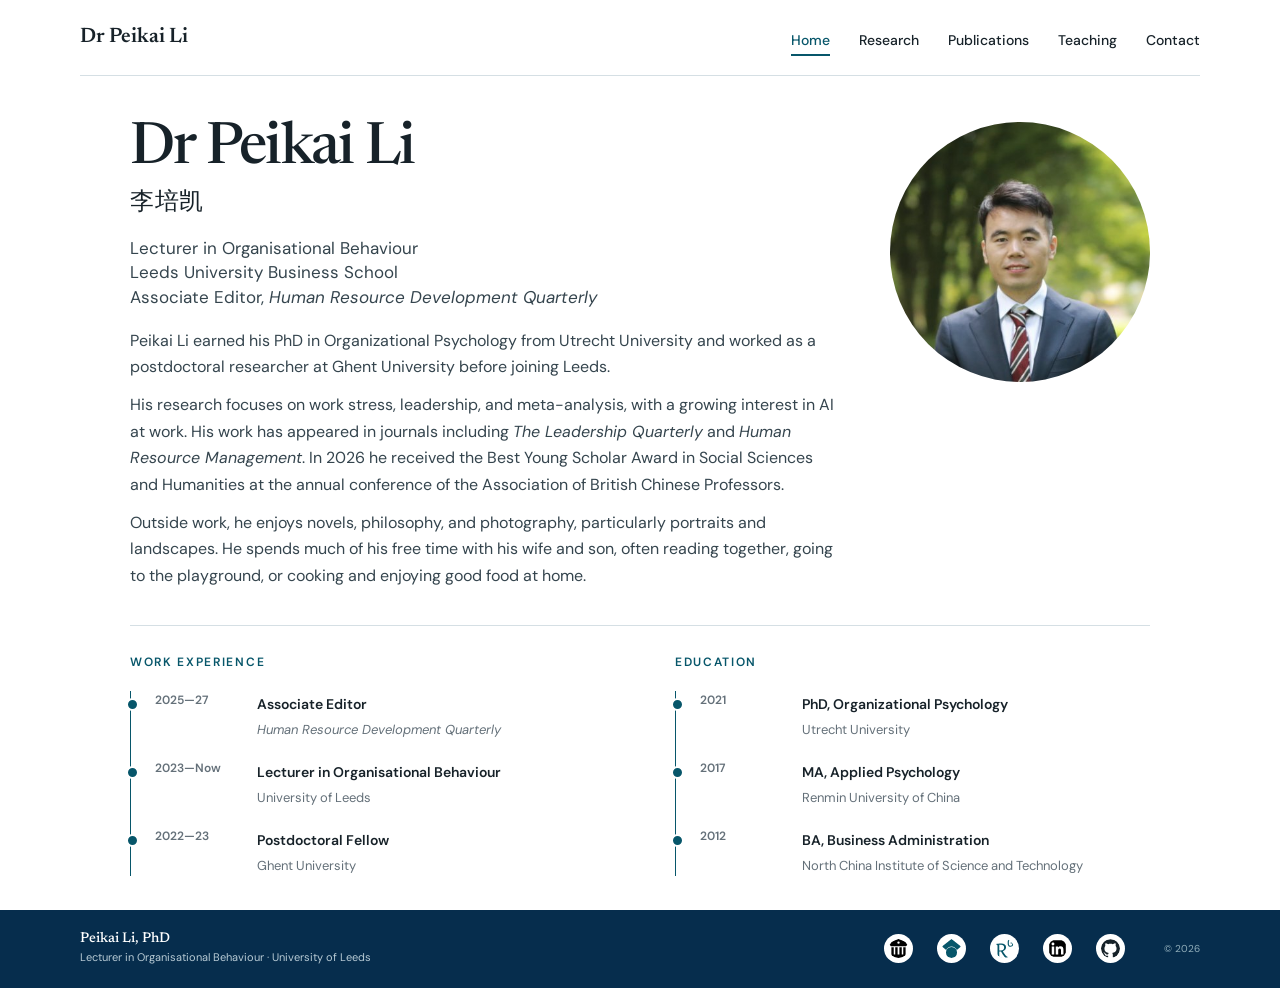
<file: index.html>
<!doctype html>
<html lang="en">
<head>
  <meta charset="utf-8"><meta name="viewport" content="width=device-width,initial-scale=1">
  <meta name="description" content="Dr Peikai Li researches leadership, work stress, AI at work, and evidence synthesis at Leeds University Business School.">
  <meta name="robots" content="index, follow"><link rel="canonical" href="https://www.peikaili.com/">
  <title>Peikai Li | Organisational Behaviour Researcher, University of Leeds</title>
  <link rel="icon" href="assets/favicon.svg" type="image/svg+xml"><link rel="icon" href="assets/favicon.png" type="image/png"><link rel="apple-touch-icon" href="assets/favicon.png"><meta property="og:type" content="website"><meta property="og:site_name" content="Dr Peikai Li"><meta property="og:title" content="Peikai Li | Organisational Behaviour Researcher, University of Leeds"><meta property="og:description" content="Dr Peikai Li researches leadership, work stress, AI at work, and evidence synthesis at Leeds University Business School."><meta property="og:url" content="https://www.peikaili.com/"><meta property="og:image" content="https://www.peikaili.com/profile.jpg"><meta property="og:image:width" content="400"><meta property="og:image:height" content="400"><meta property="og:image:alt" content="Portrait of Dr Peikai Li"><meta name="twitter:card" content="summary"><link rel="preconnect" href="https://fonts.googleapis.com"><link rel="preconnect" href="https://fonts.gstatic.com" crossorigin>
  <link href="https://fonts.googleapis.com/css2?family=DM+Sans:wght@400;500;600&family=Newsreader:opsz,wght@6..72,500;6..72,600&display=swap" rel="stylesheet">
  <link rel="stylesheet" href="styles.css?v=8">
  <script type="application/ld+json">{"@context":"https://schema.org","@type":"Person","name":"Peikai Li","honorificPrefix":"Dr","jobTitle":"Lecturer in Organisational Behaviour","affiliation":{"@type":"CollegeOrUniversity","name":"University of Leeds"},"url":"https://www.peikaili.com/","sameAs":["https://business.leeds.ac.uk/departments-management-organisations/staff/2081/dr-peikai-li","https://scholar.google.nl/citations?hl=en&user=7ez94Y8AAAAJ","https://www.researchgate.net/profile/Peikai-Li","https://www.linkedin.com/in/peikai-li-b8738012b/","https://github.com/dr-Peikai-Li","https://orcid.org/0000-0003-3877-0388"]}</script>
</head>
<body class="simple-home">
  <a class="skip-link" href="#main">Skip to content</a>
  <header class="site-header">
    <a class="site-name" href="./">Dr Peikai Li</a>
    <nav aria-label="Main navigation">
      <a class="active" aria-current="page" href="./">Home</a><a href="research.html">Research</a><a href="publications.html">Publications</a><a href="teaching.html">Teaching</a><a href="contact.html">Contact</a>
    </nav>
    
  </header>

  <main id="main" class="home-main">
    <section class="home-hero" aria-labelledby="home-title">
      <div class="home-copy">
        <h1 id="home-title">Dr Peikai Li <span lang="zh">李培凯</span></h1>
        <p class="role">Lecturer in Organisational Behaviour<br>Leeds University Business School<br>Associate Editor, <em>Human Resource Development Quarterly</em></p>
        <div class="profile-bio">
          <p>Peikai Li earned his PhD in Organizational Psychology from Utrecht University and worked as a postdoctoral researcher at Ghent University before joining Leeds.</p>
          <p>His research focuses on work stress, leadership, and meta-analysis, with a growing interest in AI at work. His work has appeared in journals including <em>The Leadership Quarterly</em> and <em>Human Resource Management</em>. In 2026 he received the Best Young Scholar Award in Social Sciences and Humanities at the annual conference of the Association of British Chinese Professors.</p>
          <p>Outside work, he enjoys novels, philosophy, and photography, particularly portraits and landscapes. He spends much of his free time with his wife and son, often reading together, going to the playground, or cooking and enjoying good food at home.</p>
        </div>
      </div>
      <figure class="portrait-wrap">
        <img src="profile.jpg" alt="Portrait of Dr Peikai Li" width="400" height="400">
      </figure>
    </section>
    <section class="home-details" aria-label="Experience and education">
      <div class="timeline-group">
        <h2 class="section-label">Work experience</h2>
        <div class="timeline">
          <article><span>2025—27</span><div><strong>Associate Editor</strong><p><em>Human Resource Development Quarterly</em></p></div></article>
          <article><span>2023—Now</span><div><strong>Lecturer in Organisational Behaviour</strong><p>University of Leeds</p></div></article>
          <article><span>2022—23</span><div><strong>Postdoctoral Fellow</strong><p>Ghent University</p></div></article>
        </div>
      </div>
      <div class="timeline-group">
        <h2 class="section-label">Education</h2>
        <div class="timeline">
          <article><span>2021</span><div><strong>PhD, Organizational Psychology</strong><p>Utrecht University</p></div></article>
          <article><span>2017</span><div><strong>MA, Applied Psychology</strong><p>Renmin University of China</p></div></article>
          <article><span>2012</span><div><strong>BA, Business Administration</strong><p>North China Institute of Science and Technology</p></div></article>
        </div>
      </div>
    </section>
  </main>
  <footer class="site-footer"><div class="site-footer-inner"><div class="footer-identity"><strong>Peikai Li, PhD</strong><span>Lecturer in Organisational Behaviour · University of Leeds</span></div><div class="footer-links"><a aria-label="University of Leeds profile" title="University of Leeds" href="https://business.leeds.ac.uk/departments-management-organisations/staff/2081/dr-peikai-li" target="_blank" rel="noreferrer"><img src="assets/icon-leeds.svg" alt=""></a><a aria-label="Google Scholar" title="Google Scholar" href="https://scholar.google.nl/citations?hl=en&amp;user=7ez94Y8AAAAJ" target="_blank" rel="noreferrer"><img src="assets/icon-google-scholar.svg" alt=""></a><a aria-label="ResearchGate" title="ResearchGate" href="https://www.researchgate.net/profile/Peikai-Li" target="_blank" rel="noreferrer"><img src="assets/icon-researchgate.svg" alt=""></a><a aria-label="LinkedIn" title="LinkedIn" href="https://www.linkedin.com/in/peikai-li-b8738012b/?locale=en" target="_blank" rel="noreferrer"><img src="assets/icon-linkedin.svg" alt=""></a><a aria-label="GitHub" title="GitHub" href="https://github.com/dr-Peikai-Li" target="_blank" rel="noreferrer"><img src="assets/icon-github.svg" alt=""></a></div><span class="footer-copy">© 2026</span></div></footer>
</body></html>
</file>
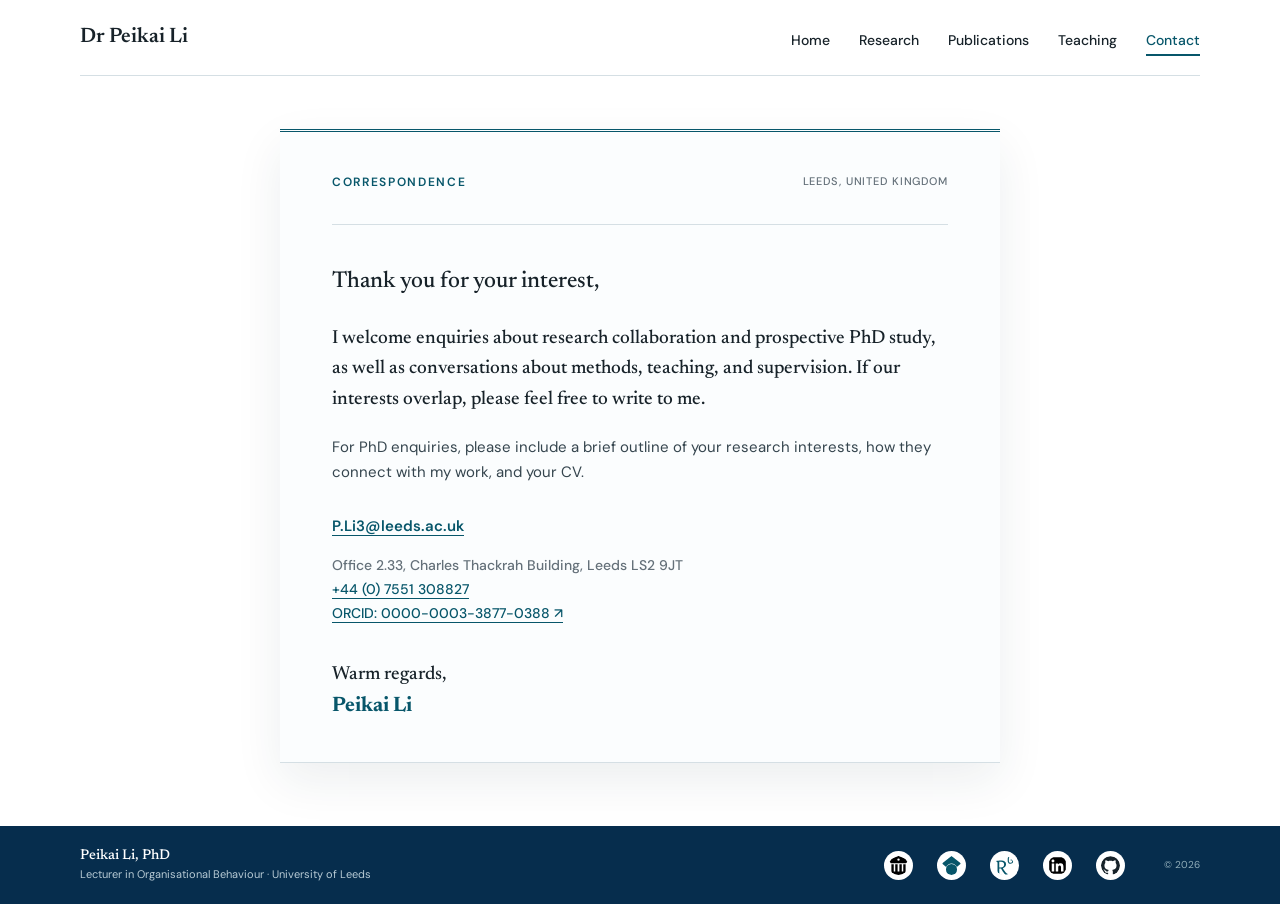
<file: contact.html>
<!doctype html>
<html lang="en"><head>
  <meta charset="utf-8"><meta name="viewport" content="width=device-width,initial-scale=1"><meta name="description" content="Contact Dr Peikai Li about research collaboration and prospective PhD study.">
  <title>Contact | Dr Peikai Li</title><meta name="robots" content="index, follow"><link rel="canonical" href="https://www.peikaili.com/contact.html"><link rel="icon" href="assets/favicon.svg" type="image/svg+xml"><link rel="icon" href="assets/favicon.png" type="image/png"><link rel="apple-touch-icon" href="assets/favicon.png"><meta property="og:type" content="website"><meta property="og:site_name" content="Dr Peikai Li"><meta property="og:title" content="Contact | Dr Peikai Li"><meta property="og:description" content="Contact Dr Peikai Li about research collaboration and prospective PhD study."><meta property="og:url" content="https://www.peikaili.com/contact.html"><meta property="og:image" content="https://www.peikaili.com/profile.jpg"><meta property="og:image:width" content="400"><meta property="og:image:height" content="400"><meta property="og:image:alt" content="Portrait of Dr Peikai Li"><meta name="twitter:card" content="summary"><link rel="preconnect" href="https://fonts.googleapis.com"><link rel="preconnect" href="https://fonts.gstatic.com" crossorigin><link href="https://fonts.googleapis.com/css2?family=DM+Sans:wght@400;500;600&family=Newsreader:opsz,wght@6..72,500;6..72,600&display=swap" rel="stylesheet"><link rel="stylesheet" href="styles.css?v=8">
</head><body class="contact-body">
  <a class="skip-link" href="#main">Skip to content</a><header class="site-header"><a class="site-name" href="./">Dr Peikai Li</a><nav aria-label="Main navigation"><a href="./">Home</a><a href="research.html">Research</a><a href="publications.html">Publications</a><a href="teaching.html">Teaching</a><a class="active" aria-current="page" href="contact.html">Contact</a></nav></header>
  <main id="main" class="page-main contact-page letter-page">
    <article class="letter-card">
      <div class="letter-heading"><h1 class="section-label">Correspondence</h1><p>Leeds, United Kingdom</p></div>
      <p class="salutation">Thank you for your interest,</p>
      <p>I welcome enquiries about research collaboration and prospective PhD study, as well as conversations about methods, teaching, and supervision. If our interests overlap, please feel free to write to me.</p>
      <p class="enquiry-guidance">For PhD enquiries, please include a brief outline of your research interests, how they connect with my work, and your CV.</p><p class="letter-email"><a href="mailto:P.Li3@leeds.ac.uk">P.Li3@leeds.ac.uk</a></p>
      <p class="office-details">Office 2.33, Charles Thackrah Building, Leeds LS2 9JT<br><a href="tel:+447551308827">+44 (0) 7551 308827</a><br><a href="https://orcid.org/0000-0003-3877-0388" target="_blank" rel="noreferrer">ORCID: 0000-0003-3877-0388 ↗</a></p>
      <p class="letter-signoff">Warm regards,<br><strong>Peikai Li</strong></p>
    </article>
  </main>
  <footer class="site-footer"><div class="site-footer-inner"><div class="footer-identity"><strong>Peikai Li, PhD</strong><span>Lecturer in Organisational Behaviour · University of Leeds</span></div><div class="footer-links"><a aria-label="University of Leeds profile" title="University of Leeds" href="https://business.leeds.ac.uk/departments-management-organisations/staff/2081/dr-peikai-li" target="_blank" rel="noreferrer"><img src="assets/icon-leeds.svg" alt=""></a><a aria-label="Google Scholar" title="Google Scholar" href="https://scholar.google.nl/citations?hl=en&amp;user=7ez94Y8AAAAJ" target="_blank" rel="noreferrer"><img src="assets/icon-google-scholar.svg" alt=""></a><a aria-label="ResearchGate" title="ResearchGate" href="https://www.researchgate.net/profile/Peikai-Li" target="_blank" rel="noreferrer"><img src="assets/icon-researchgate.svg" alt=""></a><a aria-label="LinkedIn" title="LinkedIn" href="https://www.linkedin.com/in/peikai-li-b8738012b/?locale=en" target="_blank" rel="noreferrer"><img src="assets/icon-linkedin.svg" alt=""></a><a aria-label="GitHub" title="GitHub" href="https://github.com/dr-Peikai-Li" target="_blank" rel="noreferrer"><img src="assets/icon-github.svg" alt=""></a></div><span class="footer-copy">© 2026</span></div></footer>
</body></html>
</file>
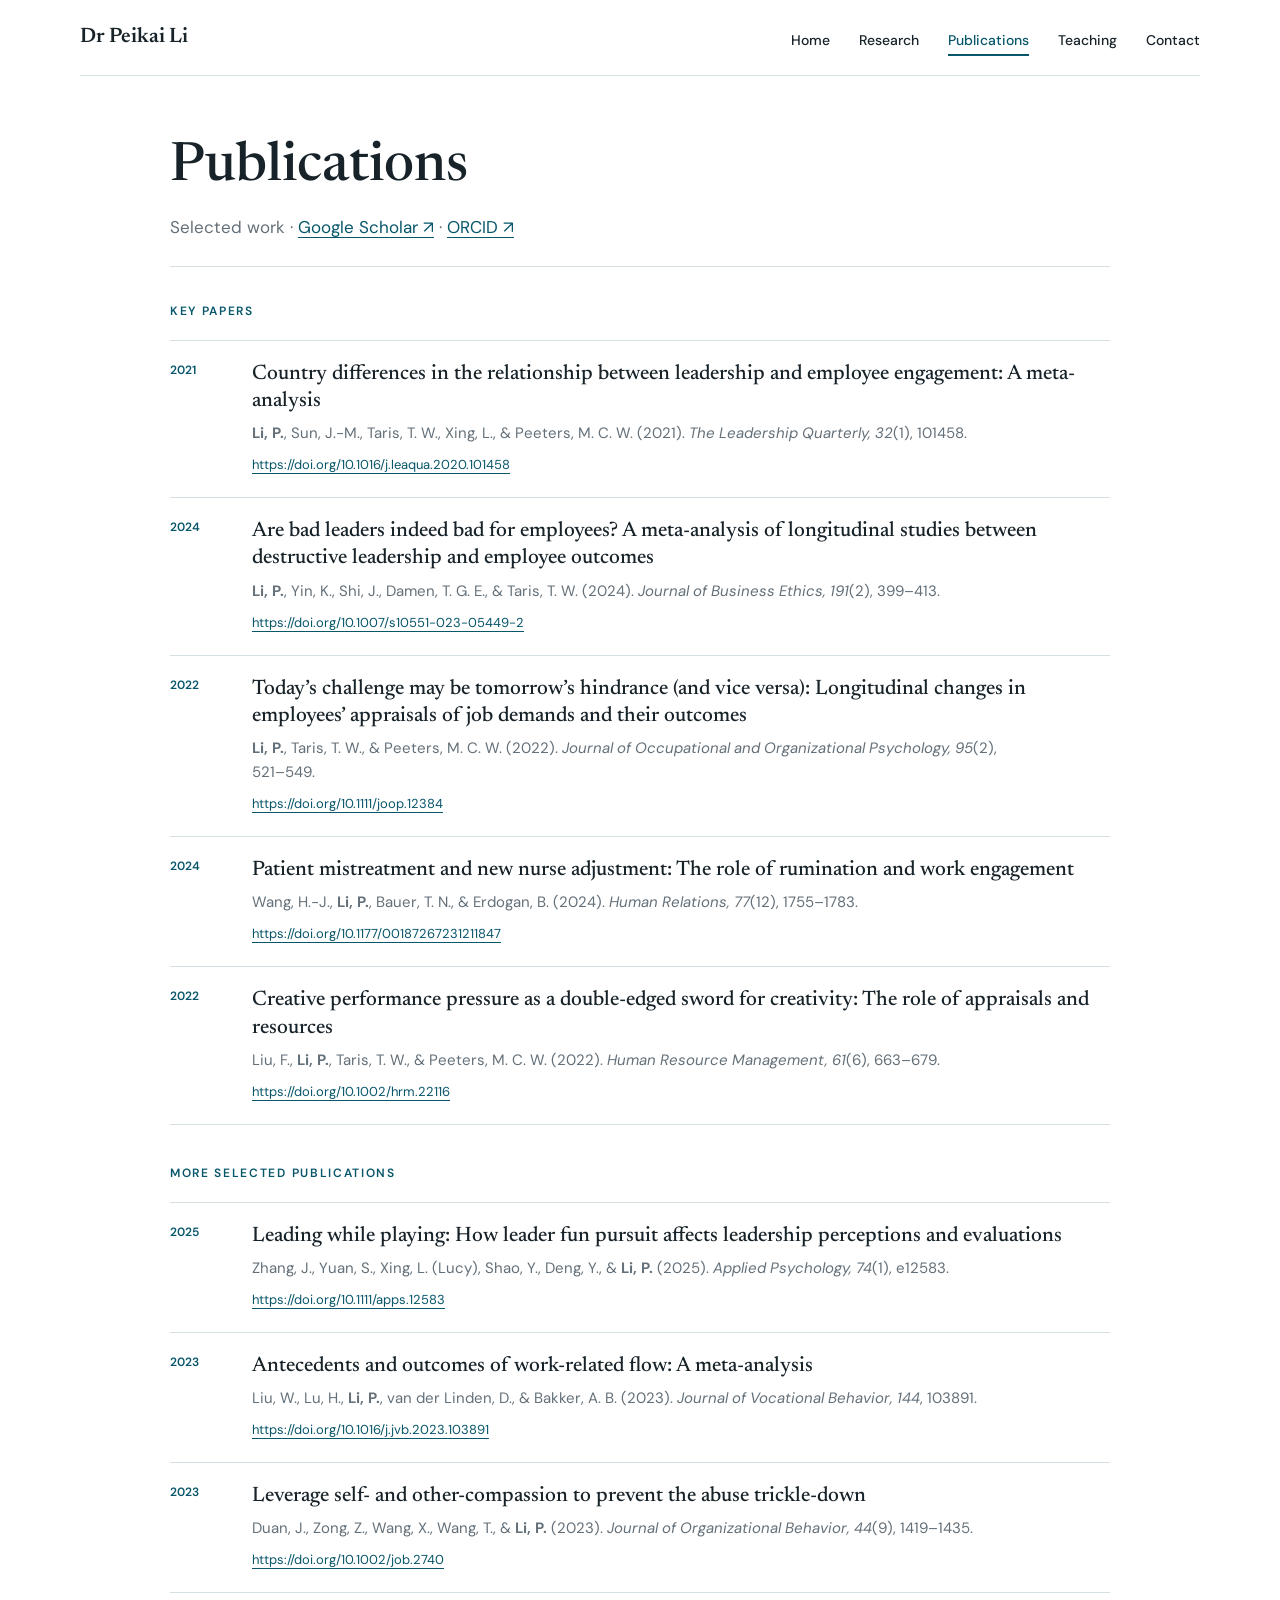
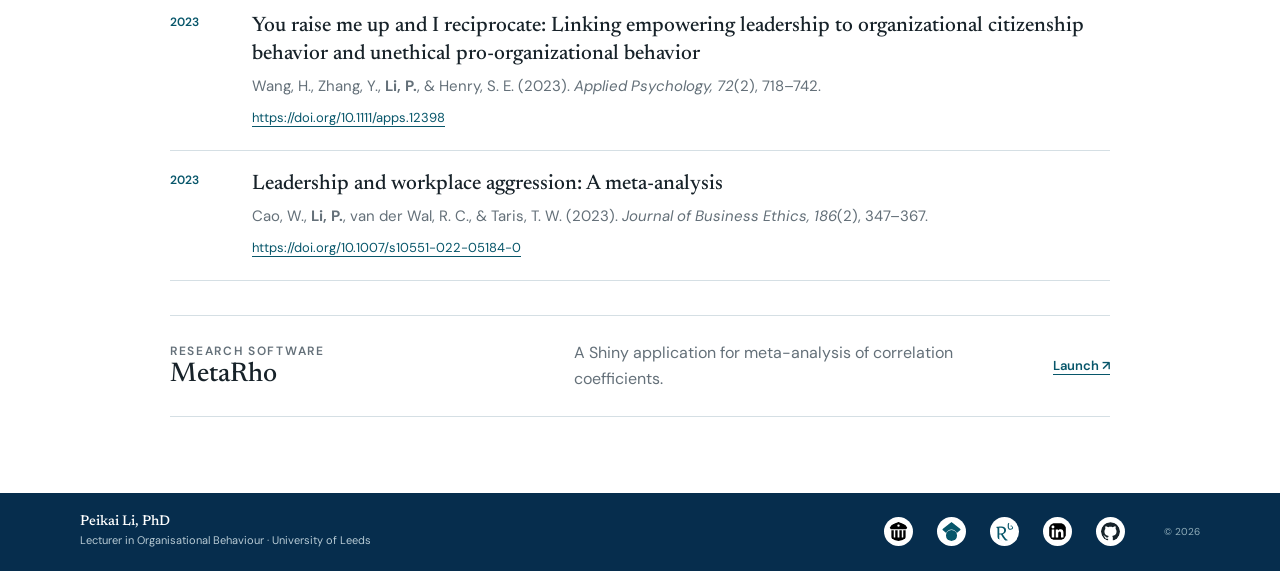
<file: publications.html>
<!doctype html>
<html lang="en"><head>
  <meta charset="utf-8"><meta name="viewport" content="width=device-width,initial-scale=1"><meta name="description" content="Key and selected publications by Dr Peikai Li on leadership, work stress, and meta-analysis.">
  <title>Publications | Dr Peikai Li</title><meta name="robots" content="index, follow"><link rel="canonical" href="https://www.peikaili.com/publications.html"><link rel="icon" href="assets/favicon.svg" type="image/svg+xml"><link rel="icon" href="assets/favicon.png" type="image/png"><link rel="apple-touch-icon" href="assets/favicon.png"><meta property="og:type" content="website"><meta property="og:site_name" content="Dr Peikai Li"><meta property="og:title" content="Publications | Dr Peikai Li"><meta property="og:description" content="Key and selected publications by Dr Peikai Li on leadership, work stress, and meta-analysis."><meta property="og:url" content="https://www.peikaili.com/publications.html"><meta property="og:image" content="https://www.peikaili.com/profile.jpg"><meta property="og:image:width" content="400"><meta property="og:image:height" content="400"><meta property="og:image:alt" content="Portrait of Dr Peikai Li"><meta name="twitter:card" content="summary"><link rel="preconnect" href="https://fonts.googleapis.com"><link rel="preconnect" href="https://fonts.gstatic.com" crossorigin><link href="https://fonts.googleapis.com/css2?family=DM+Sans:wght@400;500;600&family=Newsreader:opsz,wght@6..72,500;6..72,600&display=swap" rel="stylesheet"><link rel="stylesheet" href="styles.css?v=8">
</head><body>
  <a class="skip-link" href="#main">Skip to content</a><header class="site-header"><a class="site-name" href="./">Dr Peikai Li</a><nav aria-label="Main navigation"><a href="./">Home</a><a href="research.html">Research</a><a class="active" aria-current="page" href="publications.html">Publications</a><a href="teaching.html">Teaching</a><a href="contact.html">Contact</a></nav></header>
  <main id="main" class="page-main narrow-page">
    <header class="page-intro understated-intro"><h1>Publications</h1><p>Selected work · <a href="https://scholar.google.nl/citations?hl=en&amp;user=7ez94Y8AAAAJ" target="_blank" rel="noreferrer">Google Scholar ↗</a> · <a href="https://orcid.org/0000-0003-3877-0388" target="_blank" rel="noreferrer">ORCID ↗</a></p></header>
    <h2 class="section-label pub-group">Key papers</h2>
    <ol class="publication-list">
      <li><span>2021</span><div><h3 class="pub-title">Country differences in the relationship between leadership and employee engagement: A meta-analysis</h3><p class="pub-source"><strong>Li, P.</strong>, Sun, J.-M., Taris, T. W., Xing, L., &amp; Peeters, M. C. W. (2021). <em>The Leadership Quarterly, 32</em>(1), 101458.</p><a class="pub-link" href="https://doi.org/10.1016/j.leaqua.2020.101458" target="_blank" rel="noreferrer">https://doi.org/10.1016/j.leaqua.2020.101458</a></div></li>
      <li><span>2024</span><div><h3 class="pub-title">Are bad leaders indeed bad for employees? A meta-analysis of longitudinal studies between destructive leadership and employee outcomes</h3><p class="pub-source"><strong>Li, P.</strong>, Yin, K., Shi, J., Damen, T. G. E., &amp; Taris, T. W. (2024). <em>Journal of Business Ethics, 191</em>(2), 399–413.</p><a class="pub-link" href="https://doi.org/10.1007/s10551-023-05449-2" target="_blank" rel="noreferrer">https://doi.org/10.1007/s10551-023-05449-2</a></div></li>
      <li><span>2022</span><div><h3 class="pub-title">Today’s challenge may be tomorrow’s hindrance (and vice versa): Longitudinal changes in employees’ appraisals of job demands and their outcomes</h3><p class="pub-source"><strong>Li, P.</strong>, Taris, T. W., &amp; Peeters, M. C. W. (2022). <em>Journal of Occupational and Organizational Psychology, 95</em>(2), 521–549.</p><a class="pub-link" href="https://doi.org/10.1111/joop.12384" target="_blank" rel="noreferrer">https://doi.org/10.1111/joop.12384</a></div></li>
      <li><span>2024</span><div><h3 class="pub-title">Patient mistreatment and new nurse adjustment: The role of rumination and work engagement</h3><p class="pub-source">Wang, H.-J., <strong>Li, P.</strong>, Bauer, T. N., &amp; Erdogan, B. (2024). <em>Human Relations, 77</em>(12), 1755–1783.</p><a class="pub-link" href="https://doi.org/10.1177/00187267231211847" target="_blank" rel="noreferrer">https://doi.org/10.1177/00187267231211847</a></div></li>
      <li><span>2022</span><div><h3 class="pub-title">Creative performance pressure as a double-edged sword for creativity: The role of appraisals and resources</h3><p class="pub-source">Liu, F., <strong>Li, P.</strong>, Taris, T. W., &amp; Peeters, M. C. W. (2022). <em>Human Resource Management, 61</em>(6), 663–679.</p><a class="pub-link" href="https://doi.org/10.1002/hrm.22116" target="_blank" rel="noreferrer">https://doi.org/10.1002/hrm.22116</a></div></li>
    </ol>
    <h2 class="section-label pub-group">More selected publications</h2>
    <ol class="publication-list">
      <li><span>2025</span><div><h3 class="pub-title">Leading while playing: How leader fun pursuit affects leadership perceptions and evaluations</h3><p class="pub-source">Zhang, J., Yuan, S., Xing, L. (Lucy), Shao, Y., Deng, Y., &amp; <strong>Li, P.</strong> (2025). <em>Applied Psychology, 74</em>(1), e12583.</p><a class="pub-link" href="https://doi.org/10.1111/apps.12583" target="_blank" rel="noreferrer">https://doi.org/10.1111/apps.12583</a></div></li>
      <li><span>2023</span><div><h3 class="pub-title">Antecedents and outcomes of work-related flow: A meta-analysis</h3><p class="pub-source">Liu, W., Lu, H., <strong>Li, P.</strong>, van der Linden, D., &amp; Bakker, A. B. (2023). <em>Journal of Vocational Behavior, 144</em>, 103891.</p><a class="pub-link" href="https://doi.org/10.1016/j.jvb.2023.103891" target="_blank" rel="noreferrer">https://doi.org/10.1016/j.jvb.2023.103891</a></div></li>
      <li><span>2023</span><div><h3 class="pub-title">Leverage self- and other-compassion to prevent the abuse trickle-down</h3><p class="pub-source">Duan, J., Zong, Z., Wang, X., Wang, T., &amp; <strong>Li, P.</strong> (2023). <em>Journal of Organizational Behavior, 44</em>(9), 1419–1435.</p><a class="pub-link" href="https://doi.org/10.1002/job.2740" target="_blank" rel="noreferrer">https://doi.org/10.1002/job.2740</a></div></li>
      <li><span>2023</span><div><h3 class="pub-title">You raise me up and I reciprocate: Linking empowering leadership to organizational citizenship behavior and unethical pro-organizational behavior</h3><p class="pub-source">Wang, H., Zhang, Y., <strong>Li, P.</strong>, &amp; Henry, S. E. (2023). <em>Applied Psychology, 72</em>(2), 718–742.</p><a class="pub-link" href="https://doi.org/10.1111/apps.12398" target="_blank" rel="noreferrer">https://doi.org/10.1111/apps.12398</a></div></li>
      <li><span>2023</span><div><h3 class="pub-title">Leadership and workplace aggression: A meta-analysis</h3><p class="pub-source">Cao, W., <strong>Li, P.</strong>, van der Wal, R. C., &amp; Taris, T. W. (2023). <em>Journal of Business Ethics, 186</em>(2), 347–367.</p><a class="pub-link" href="https://doi.org/10.1007/s10551-022-05184-0" target="_blank" rel="noreferrer">https://doi.org/10.1007/s10551-022-05184-0</a></div></li>
    </ol>
    <section class="software-row"><div><p class="section-label">Research software</p><h2>MetaRho</h2></div><p>A Shiny application for meta-analysis of correlation coefficients.</p><a href="https://peikai-li.shinyapps.io/MetaRho/" target="_blank" rel="noreferrer">Launch ↗</a></section>
  </main><footer class="site-footer"><div class="site-footer-inner"><div class="footer-identity"><strong>Peikai Li, PhD</strong><span>Lecturer in Organisational Behaviour · University of Leeds</span></div><div class="footer-links"><a aria-label="University of Leeds profile" title="University of Leeds" href="https://business.leeds.ac.uk/departments-management-organisations/staff/2081/dr-peikai-li" target="_blank" rel="noreferrer"><img src="assets/icon-leeds.svg" alt=""></a><a aria-label="Google Scholar" title="Google Scholar" href="https://scholar.google.nl/citations?hl=en&amp;user=7ez94Y8AAAAJ" target="_blank" rel="noreferrer"><img src="assets/icon-google-scholar.svg" alt=""></a><a aria-label="ResearchGate" title="ResearchGate" href="https://www.researchgate.net/profile/Peikai-Li" target="_blank" rel="noreferrer"><img src="assets/icon-researchgate.svg" alt=""></a><a aria-label="LinkedIn" title="LinkedIn" href="https://www.linkedin.com/in/peikai-li-b8738012b/?locale=en" target="_blank" rel="noreferrer"><img src="assets/icon-linkedin.svg" alt=""></a><a aria-label="GitHub" title="GitHub" href="https://github.com/dr-Peikai-Li" target="_blank" rel="noreferrer"><img src="assets/icon-github.svg" alt=""></a></div><span class="footer-copy">© 2026</span></div></footer>
</body></html>
</file>
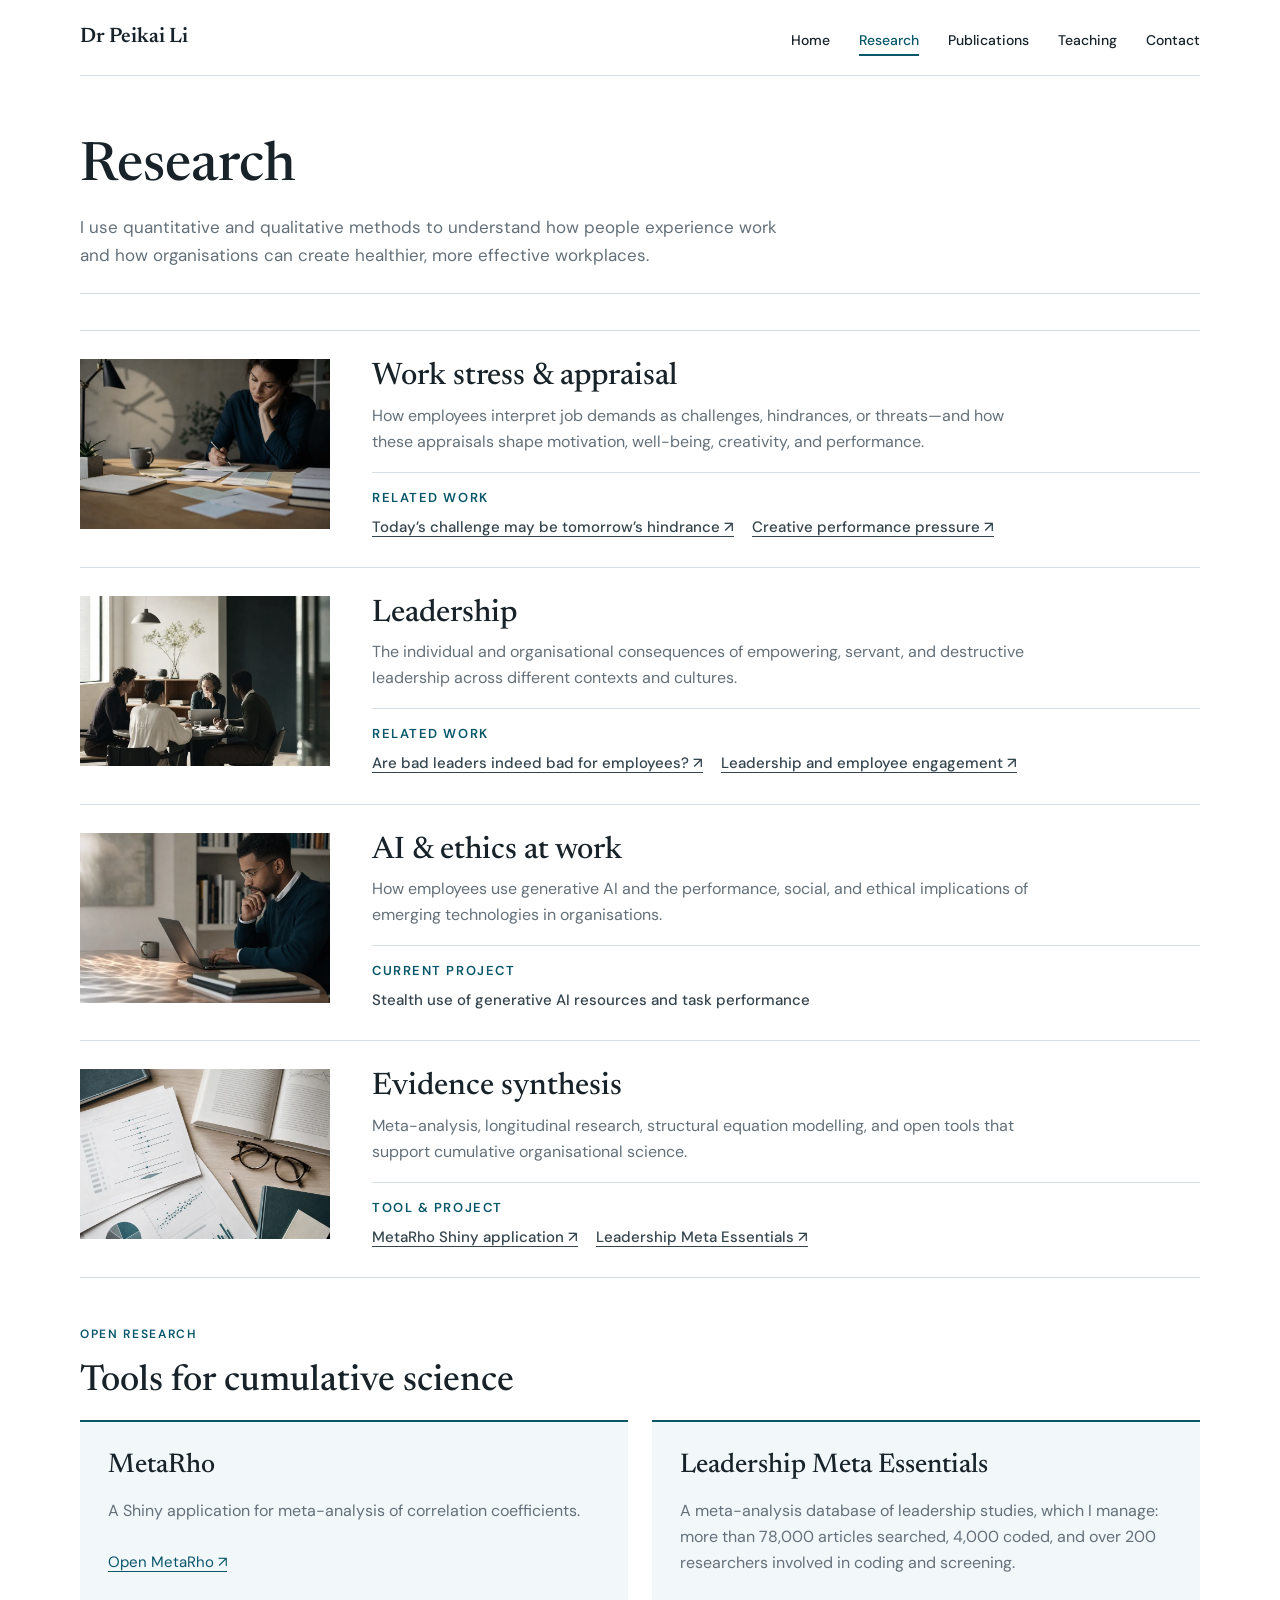
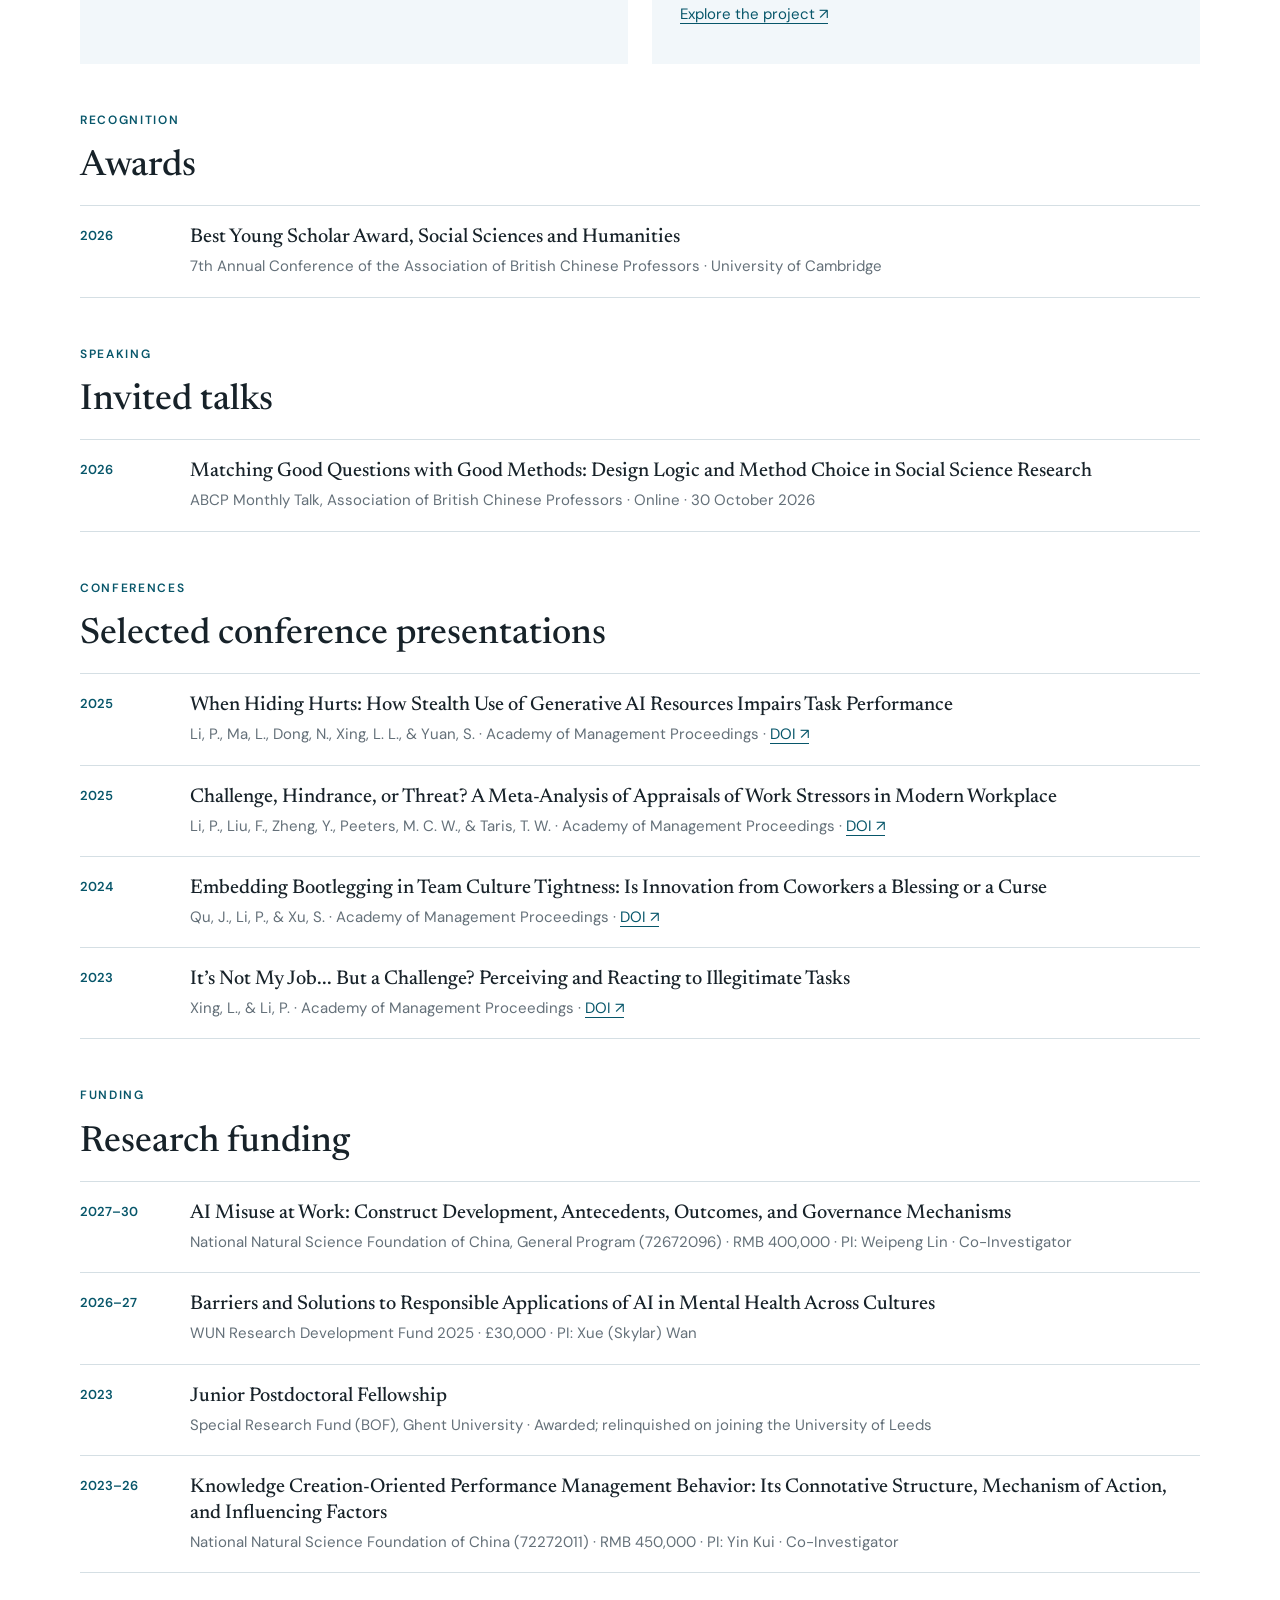
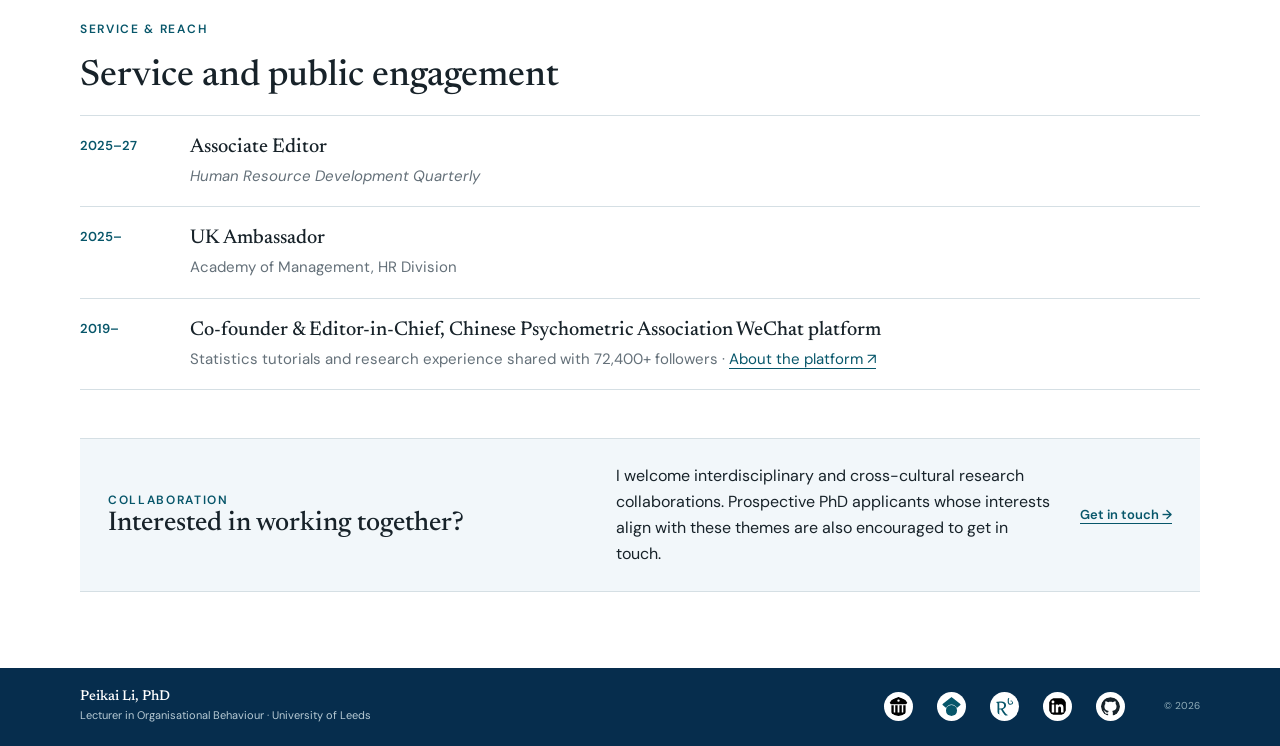
<file: research.html>
<!doctype html>
<html lang="en"><head>
  <meta charset="utf-8"><meta name="viewport" content="width=device-width,initial-scale=1"><meta name="description" content="Research by Dr Peikai Li on work stress, leadership, AI at work, and evidence synthesis.">
  <title>Research on Work Stress, Leadership and AI | Dr Peikai Li</title><meta name="robots" content="index, follow"><link rel="canonical" href="https://www.peikaili.com/research.html"><link rel="icon" href="assets/favicon.svg" type="image/svg+xml"><link rel="icon" href="assets/favicon.png" type="image/png"><link rel="apple-touch-icon" href="assets/favicon.png"><meta property="og:type" content="website"><meta property="og:site_name" content="Dr Peikai Li"><meta property="og:title" content="Research on Work Stress, Leadership and AI | Dr Peikai Li"><meta property="og:description" content="Research by Dr Peikai Li on work stress, leadership, AI at work, and evidence synthesis."><meta property="og:url" content="https://www.peikaili.com/research.html"><meta property="og:image" content="https://www.peikaili.com/profile.jpg"><meta property="og:image:width" content="400"><meta property="og:image:height" content="400"><meta property="og:image:alt" content="Portrait of Dr Peikai Li"><meta name="twitter:card" content="summary"><link rel="preconnect" href="https://fonts.googleapis.com"><link rel="preconnect" href="https://fonts.gstatic.com" crossorigin><link href="https://fonts.googleapis.com/css2?family=DM+Sans:wght@400;500;600&family=Newsreader:opsz,wght@6..72,500;6..72,600&display=swap" rel="stylesheet"><link rel="stylesheet" href="styles.css?v=8">
</head><body>
  <a class="skip-link" href="#main">Skip to content</a><header class="site-header"><a class="site-name" href="./">Dr Peikai Li</a><nav aria-label="Main navigation"><a href="./">Home</a><a class="active" aria-current="page" href="research.html">Research</a><a href="publications.html">Publications</a><a href="teaching.html">Teaching</a><a href="contact.html">Contact</a></nav></header>
  <main id="main" class="page-main">
    <header class="page-intro understated-intro"><h1>Research</h1><p>I use quantitative and qualitative methods to understand how people experience work and how organisations can create healthier, more effective workplaces.</p></header>
    <section class="topic-list">
      <article><img src="assets/research-stress.webp" width="900" height="675" decoding="async" alt="A researcher working under time pressure"><div><h2>Work stress &amp; appraisal</h2><p>How employees interpret job demands as challenges, hindrances, or threats—and how these appraisals shape motivation, well-being, creativity, and performance.</p><div class="related-work"><span>Related work</span><a href="https://doi.org/10.1111/joop.12384" target="_blank" rel="noreferrer">Today’s challenge may be tomorrow’s hindrance ↗</a><a href="https://doi.org/10.1002/hrm.22116" target="_blank" rel="noreferrer">Creative performance pressure ↗</a></div></div></article>
      <article><img src="assets/research-leadership.webp" width="900" height="675" loading="lazy" decoding="async" alt="A professional team in discussion"><div><h2>Leadership</h2><p>The individual and organisational consequences of empowering, servant, and destructive leadership across different contexts and cultures.</p><div class="related-work"><span>Related work</span><a href="https://doi.org/10.1007/s10551-023-05449-2" target="_blank" rel="noreferrer">Are bad leaders indeed bad for employees? ↗</a><a href="https://doi.org/10.1016/j.leaqua.2020.101458" target="_blank" rel="noreferrer">Leadership and employee engagement ↗</a></div></div></article>
      <article><img src="assets/research-ai.webp" width="900" height="675" loading="lazy" decoding="async" alt="A professional working thoughtfully with a laptop"><div><h2>AI &amp; ethics at work</h2><p>How employees use generative AI and the performance, social, and ethical implications of emerging technologies in organisations.</p><div class="related-work"><span>Current project</span><p>Stealth use of generative AI resources and task performance</p></div></div></article>
      <article><img src="assets/research-methods.webp" width="900" height="675" loading="lazy" decoding="async" alt="Research papers and meta-analysis charts"><div><h2>Evidence synthesis</h2><p>Meta-analysis, longitudinal research, structural equation modelling, and open tools that support cumulative organisational science.</p><div class="related-work"><span>Tool &amp; project</span><a href="https://peikai-li.shinyapps.io/MetaRho/" target="_blank" rel="noreferrer">MetaRho Shiny application ↗</a><a href="https://osf.io/5yhmk/" target="_blank" rel="noreferrer">Leadership Meta Essentials ↗</a></div></div></article>
    </section>
    <section id="research-tools" class="research-tools" aria-labelledby="tools-title"><p class="section-label">Open research</p><h2 id="tools-title">Tools for cumulative science</h2><div class="tools-grid"><article><h3>MetaRho</h3><p>A Shiny application for meta-analysis of correlation coefficients.</p><a href="https://peikai-li.shinyapps.io/MetaRho/" target="_blank" rel="noreferrer">Open MetaRho ↗</a></article><article><h3>Leadership Meta Essentials</h3><p>A meta-analysis database of leadership studies, which I manage: more than 78,000 articles searched, 4,000 coded, and over 200 researchers involved in coding and screening.</p><a href="https://osf.io/5yhmk/" target="_blank" rel="noreferrer">Explore the project ↗</a></article></div></section><section class="record-section" aria-labelledby="awards-title"><p class="section-label">Recognition</p><h2 id="awards-title">Awards</h2><ul class="record-list"><li><span>2026</span><div><h3>Best Young Scholar Award, Social Sciences and Humanities</h3><p>7th Annual Conference of the Association of British Chinese Professors · University of Cambridge</p></div></li></ul></section><section class="record-section" aria-labelledby="talks-title"><p class="section-label">Speaking</p><h2 id="talks-title">Invited talks</h2><ul class="record-list"><li><span>2026</span><div><h3>Matching Good Questions with Good Methods: Design Logic and Method Choice in Social Science Research</h3><p>ABCP Monthly Talk, Association of British Chinese Professors · Online · 30 October 2026</p></div></li></ul></section><section class="record-section" aria-labelledby="conference-title"><p class="section-label">Conferences</p><h2 id="conference-title">Selected conference presentations</h2><ul class="record-list"><li><span>2025</span><div><h3>When Hiding Hurts: How Stealth Use of Generative AI Resources Impairs Task Performance</h3><p>Li, P., Ma, L., Dong, N., Xing, L. L., &amp; Yuan, S. · Academy of Management Proceedings · <a href="https://doi.org/10.5465/amproc.2025.20611abstract" target="_blank" rel="noreferrer">DOI ↗</a></p></div></li><li><span>2025</span><div><h3>Challenge, Hindrance, or Threat? A Meta-Analysis of Appraisals of Work Stressors in Modern Workplace</h3><p>Li, P., Liu, F., Zheng, Y., Peeters, M. C. W., &amp; Taris, T. W. · Academy of Management Proceedings · <a href="https://doi.org/10.5465/amproc.2025.14581poster" target="_blank" rel="noreferrer">DOI ↗</a></p></div></li><li><span>2024</span><div><h3>Embedding Bootlegging in Team Culture Tightness: Is Innovation from Coworkers a Blessing or a Curse</h3><p>Qu, J., Li, P., &amp; Xu, S. · Academy of Management Proceedings · <a href="https://doi.org/10.5465/amproc.2024.19567abstract" target="_blank" rel="noreferrer">DOI ↗</a></p></div></li><li><span>2023</span><div><h3>It’s Not My Job... But a Challenge? Perceiving and Reacting to Illegitimate Tasks</h3><p>Xing, L., &amp; Li, P. · Academy of Management Proceedings · <a href="https://doi.org/10.5465/amproc.2023.12344abstract" target="_blank" rel="noreferrer">DOI ↗</a></p></div></li></ul></section><section class="record-section" aria-labelledby="funding-title"><p class="section-label">Funding</p><h2 id="funding-title">Research funding</h2><ul class="record-list"><li><span>2027–30</span><div><h3>AI Misuse at Work: Construct Development, Antecedents, Outcomes, and Governance Mechanisms</h3><p>National Natural Science Foundation of China, General Program (72672096) · RMB 400,000 · PI: Weipeng Lin · Co-Investigator</p></div></li><li><span>2026–27</span><div><h3>Barriers and Solutions to Responsible Applications of AI in Mental Health Across Cultures</h3><p>WUN Research Development Fund 2025 · £30,000 · PI: Xue (Skylar) Wan</p></div></li><li><span>2023</span><div><h3>Junior Postdoctoral Fellowship</h3><p>Special Research Fund (BOF), Ghent University · Awarded; relinquished on joining the University of Leeds</p></div></li><li><span>2023–26</span><div><h3>Knowledge Creation-Oriented Performance Management Behavior: Its Connotative Structure, Mechanism of Action, and Influencing Factors</h3><p>National Natural Science Foundation of China (72272011) · RMB 450,000 · PI: Yin Kui · Co-Investigator</p></div></li></ul></section><section class="record-section" aria-labelledby="service-title"><p class="section-label">Service &amp; reach</p><h2 id="service-title">Service and public engagement</h2><ul class="record-list"><li><span>2025–27</span><div><h3>Associate Editor</h3><p><em>Human Resource Development Quarterly</em></p></div></li><li><span>2025–</span><div><h3>UK Ambassador</h3><p>Academy of Management, HR Division</p></div></li><li><span>2019–</span><div><h3>Co-founder &amp; Editor-in-Chief, Chinese Psychometric Association WeChat platform</h3><p>Statistics tutorials and research experience shared with 72,400+ followers · <a href="https://osf.io/cy5gq/" target="_blank" rel="noreferrer">About the platform ↗</a></p></div></li></ul></section><aside class="small-callout"><div><p class="section-label">Collaboration</p><h2>Interested in working together?</h2></div><p>I welcome interdisciplinary and cross-cultural research collaborations. Prospective PhD applicants whose interests align with these themes are also encouraged to get in touch.</p><a href="contact.html">Get in touch →</a></aside>
  </main><footer class="site-footer"><div class="site-footer-inner"><div class="footer-identity"><strong>Peikai Li, PhD</strong><span>Lecturer in Organisational Behaviour · University of Leeds</span></div><div class="footer-links"><a aria-label="University of Leeds profile" title="University of Leeds" href="https://business.leeds.ac.uk/departments-management-organisations/staff/2081/dr-peikai-li" target="_blank" rel="noreferrer"><img src="assets/icon-leeds.svg" alt=""></a><a aria-label="Google Scholar" title="Google Scholar" href="https://scholar.google.nl/citations?hl=en&amp;user=7ez94Y8AAAAJ" target="_blank" rel="noreferrer"><img src="assets/icon-google-scholar.svg" alt=""></a><a aria-label="ResearchGate" title="ResearchGate" href="https://www.researchgate.net/profile/Peikai-Li" target="_blank" rel="noreferrer"><img src="assets/icon-researchgate.svg" alt=""></a><a aria-label="LinkedIn" title="LinkedIn" href="https://www.linkedin.com/in/peikai-li-b8738012b/?locale=en" target="_blank" rel="noreferrer"><img src="assets/icon-linkedin.svg" alt=""></a><a aria-label="GitHub" title="GitHub" href="https://github.com/dr-Peikai-Li" target="_blank" rel="noreferrer"><img src="assets/icon-github.svg" alt=""></a></div><span class="footer-copy">© 2026</span></div></footer>
</body></html>
</file>
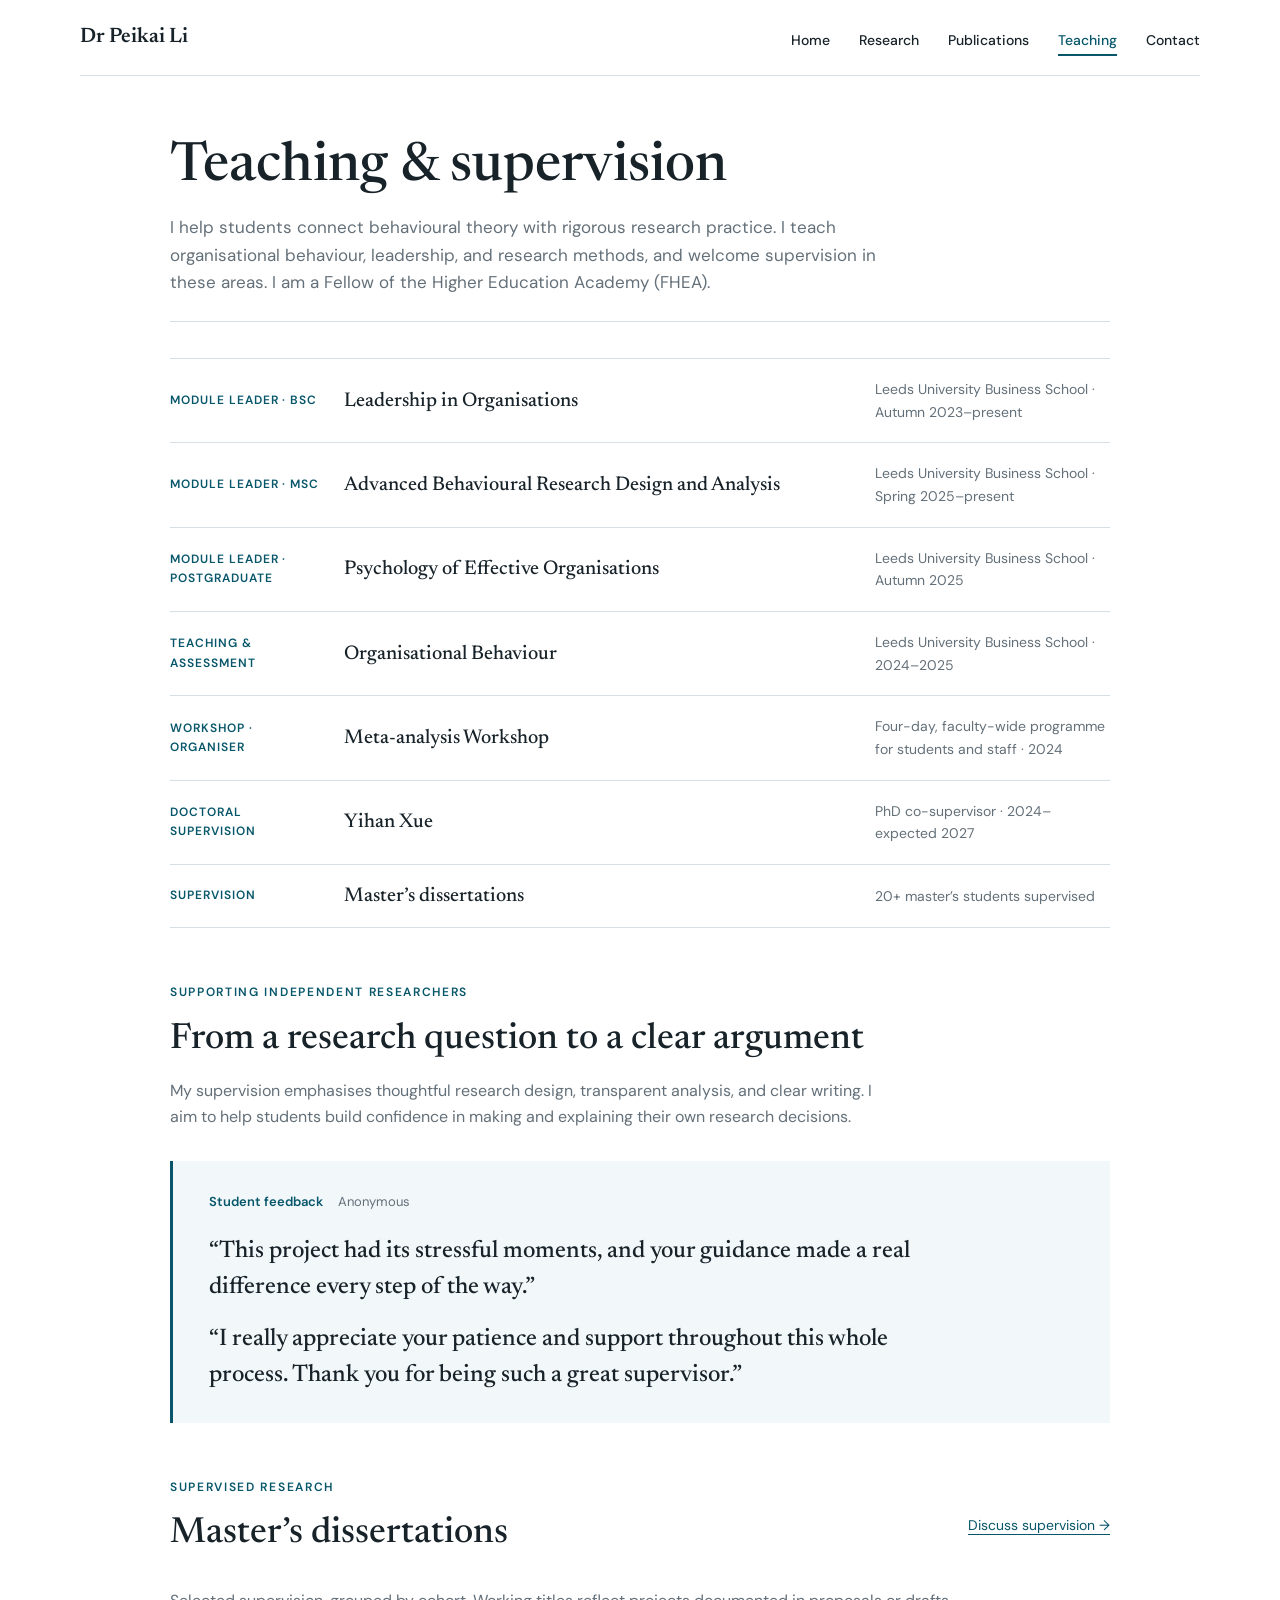
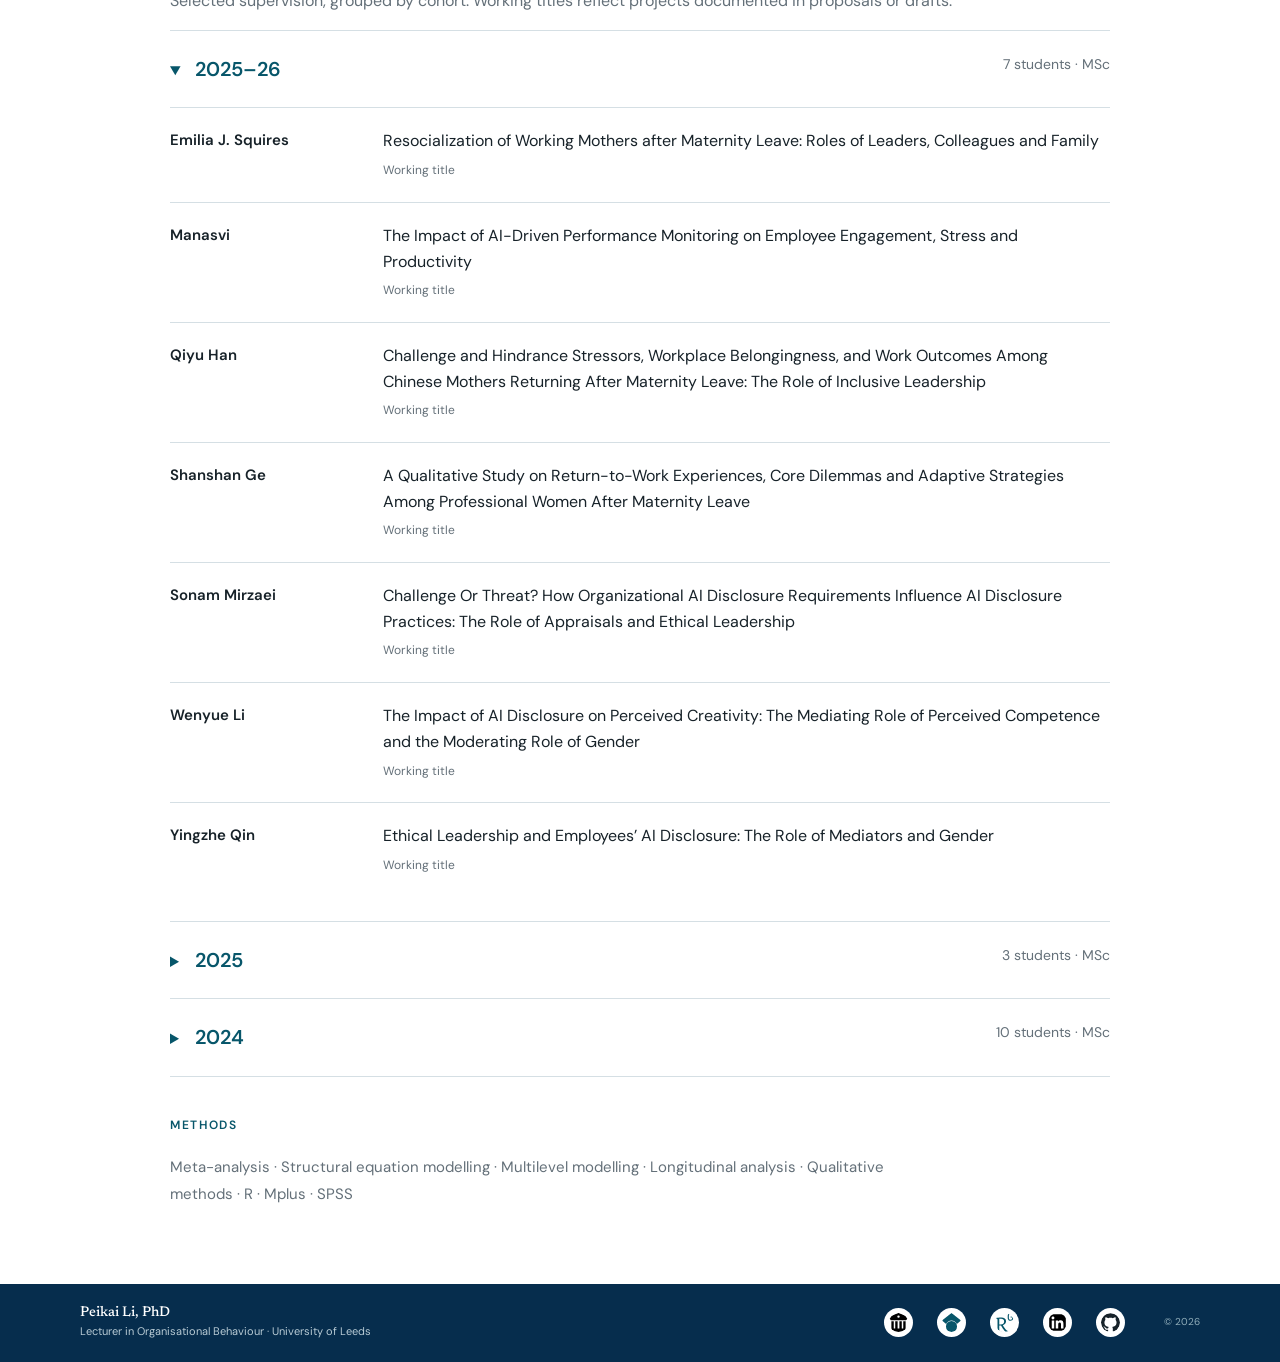
<file: teaching.html>
<!doctype html>
<html lang="en"><head>
  <meta charset="utf-8"><meta name="viewport" content="width=device-width,initial-scale=1"><meta name="description" content="Teaching, doctoral supervision, and master’s dissertation supervision by Dr Peikai Li.">
  <title>Teaching and Supervision | Dr Peikai Li</title><meta name="robots" content="index, follow"><link rel="canonical" href="https://www.peikaili.com/teaching.html"><link rel="icon" href="assets/favicon.svg" type="image/svg+xml"><link rel="icon" href="assets/favicon.png" type="image/png"><link rel="apple-touch-icon" href="assets/favicon.png"><meta property="og:type" content="website"><meta property="og:site_name" content="Dr Peikai Li"><meta property="og:title" content="Teaching and Supervision | Dr Peikai Li"><meta property="og:description" content="Teaching, doctoral supervision, and master’s dissertation supervision by Dr Peikai Li."><meta property="og:url" content="https://www.peikaili.com/teaching.html"><meta property="og:image" content="https://www.peikaili.com/profile.jpg"><meta property="og:image:width" content="400"><meta property="og:image:height" content="400"><meta property="og:image:alt" content="Portrait of Dr Peikai Li"><meta name="twitter:card" content="summary"><link rel="preconnect" href="https://fonts.googleapis.com"><link rel="preconnect" href="https://fonts.gstatic.com" crossorigin><link href="https://fonts.googleapis.com/css2?family=DM+Sans:wght@400;500;600&family=Newsreader:opsz,wght@6..72,500;6..72,600&display=swap" rel="stylesheet"><link rel="stylesheet" href="styles.css?v=8">
</head><body>
  <a class="skip-link" href="#main">Skip to content</a><header class="site-header"><a class="site-name" href="./">Dr Peikai Li</a><nav aria-label="Main navigation"><a href="./">Home</a><a href="research.html">Research</a><a href="publications.html">Publications</a><a class="active" aria-current="page" href="teaching.html">Teaching</a><a href="contact.html">Contact</a></nav></header>
  <main id="main" class="page-main narrow-page">
    <header class="page-intro understated-intro"><h1>Teaching &amp; supervision</h1><p>I help students connect behavioural theory with rigorous research practice. I teach organisational behaviour, leadership, and research methods, and welcome supervision in these areas. I am a Fellow of the Higher Education Academy (FHEA).</p></header>
    <section class="course-list">
      <article><p>Module leader · BSc</p><h2>Leadership in Organisations</h2><span>Leeds University Business School · Autumn 2023–present</span></article>
      <article><p>Module leader · MSc</p><h2>Advanced Behavioural Research Design and Analysis</h2><span>Leeds University Business School · Spring 2025–present</span></article>
      <article><p>Module leader · Postgraduate</p><h2>Psychology of Effective Organisations</h2><span>Leeds University Business School · Autumn 2025</span></article>
      <article><p>Teaching &amp; assessment</p><h2>Organisational Behaviour</h2><span>Leeds University Business School · 2024–2025</span></article>
      <article><p>Workshop · Organiser</p><h2>Meta-analysis Workshop</h2><span>Four-day, faculty-wide programme for students and staff · 2024</span></article>
      <article><p>Doctoral supervision</p><h2>Yihan Xue</h2><span>PhD co-supervisor · 2024–expected 2027</span></article>
      <article><p>Supervision</p><h2>Master’s dissertations</h2><span>20+ master’s students supervised</span></article>
    </section>
    <section class="supervision-approach" aria-labelledby="supervision-title"><p class="section-label">Supporting independent researchers</p><h2 id="supervision-title">From a research question to a clear argument</h2><p>My supervision emphasises thoughtful research design, transparent analysis, and clear writing. I aim to help students build confidence in making and explaining their own research decisions.</p></section>
    <figure class="student-feedback"><figcaption>Student feedback <span>Anonymous</span></figcaption><blockquote><p>“This project had its stressful moments, and your guidance made a real difference every step of the way.”</p><p>“I really appreciate your patience and support throughout this whole process. Thank you for being such a great supervisor.”</p></blockquote></figure>
    <section class="supervision-record" aria-labelledby="students-title"><div class="section-heading"><div><p class="section-label">Supervised research</p><h2 id="students-title">Master’s dissertations</h2></div><a href="contact.html">Discuss supervision →</a></div><p class="section-description">Selected supervision, grouped by cohort. Working titles reflect projects documented in proposals or drafts.</p><details class="cohort" open><summary><span>2025–26</span><span>7 students · MSc</span></summary><ul class="student-list"><li><h3>Emilia J. Squires</h3><div><p>Resocialization of Working Mothers after Maternity Leave: Roles of Leaders, Colleagues and Family</p><span class="title-status">Working title</span></div></li><li><h3>Manasvi</h3><div><p>The Impact of AI-Driven Performance Monitoring on Employee Engagement, Stress and Productivity</p><span class="title-status">Working title</span></div></li><li><h3>Qiyu Han</h3><div><p>Challenge and Hindrance Stressors, Workplace Belongingness, and Work Outcomes Among Chinese Mothers Returning After Maternity Leave: The Role of Inclusive Leadership</p><span class="title-status">Working title</span></div></li><li><h3>Shanshan Ge</h3><div><p>A Qualitative Study on Return-to-Work Experiences, Core Dilemmas and Adaptive Strategies Among Professional Women After Maternity Leave</p><span class="title-status">Working title</span></div></li><li><h3>Sonam Mirzaei</h3><div><p>Challenge Or Threat? How Organizational AI Disclosure Requirements Influence AI Disclosure Practices: The Role of Appraisals and Ethical Leadership</p><span class="title-status">Working title</span></div></li><li><h3>Wenyue Li</h3><div><p>The Impact of AI Disclosure on Perceived Creativity: The Mediating Role of Perceived Competence and the Moderating Role of Gender</p><span class="title-status">Working title</span></div></li><li><h3>Yingzhe Qin</h3><div><p>Ethical Leadership and Employees’ AI Disclosure: The Role of Mediators and Gender</p><span class="title-status">Working title</span></div></li></ul></details><details class="cohort"><summary><span>2025</span><span>3 students · MSc</span></summary><ul class="student-list"><li><h3>Swapnil Patil</h3><div><p>The Impact of Negative Perception of AI Usage on Job Satisfaction &amp; the Role of Leader’s Emotional Intelligence</p></div></li><li><h3>Xiuzi Pan</h3><div><p>Witnessing Incivility, Embracing AI: A Job Demands-Resources Perspective on Employee Wellbeing and Turnover in Service Industry</p></div></li><li><h3>Ziyi Zhang</h3><div><p>Understanding Stealth Use of Generative AI (SUGAR): Dual Pathways of Engagement and Burnout within the Challenge–Hindrance Stressor Framework</p></div></li></ul></details><details class="cohort"><summary><span>2024</span><span>10 students · MSc</span></summary><ul class="student-list"><li><h3>Ayse Sureyya Kurkcu</h3><div><p>The Impact of Emotional Labour on Turnover Intention Amongst Frontline Employees: The Moderating Role of Job Crafting</p></div></li><li><h3>Bhavya Sri Kakarla</h3><div><p>Impact of Technostress on Intrinsic and Extrinsic Motivation: An Exploratory Study</p></div></li><li><h3>Mehr Sikand</h3><div><p>Digital Discomfort: The Interaction between Technostress, Job Autonomy and Burnout</p></div></li><li><h3>Mihika A. Redkar</h3><div><p>Relational Job Crafting and Job Satisfaction: The Moderating Role of Extraversion</p><span class="title-status">Working title</span></div></li><li><h3>Molin Shi</h3><div><p>The Differential Impact of AI on Work Strain among University Teachers</p><span class="title-status">Working title</span></div></li><li><h3>Prabodhini R. Jagzap</h3><div><p>Exploring the Role of Job Settings in the Relationship between Personality Traits and Job Satisfaction</p><span class="title-status">Working title</span></div></li><li><h3>Shoiab Muneir</h3><div><p>Trickle-down Effects of Servant Leadership Leading to Servant Colleagueship amongst Subordinates: Mediating Role of Social Psychological Distance</p><span class="title-status">Working title</span></div></li><li><h3>Xiyao Jing</h3><div><p>The Impact of Creative Performance of Leaders and Colleagues on Creativity — Pressure from Others</p><span class="title-status">Working title</span></div></li><li><h3>Yihan Sun</h3><div><p>The Effect of Regulatory-focused Leadership on Employees’ Task Performance</p><span class="title-status">Working title</span></div></li><li><h3>Yiting Wei</h3><div><p>The Effect of Creative Performance Pressure on Task Performance: The Moderating Role of Personality</p></div></li></ul></details></section>
    <section class="methods"><h2 class="section-label">Methods</h2><p>Meta-analysis · Structural equation modelling · Multilevel modelling · Longitudinal analysis · Qualitative methods · R · Mplus · SPSS</p></section>
  </main><footer class="site-footer"><div class="site-footer-inner"><div class="footer-identity"><strong>Peikai Li, PhD</strong><span>Lecturer in Organisational Behaviour · University of Leeds</span></div><div class="footer-links"><a aria-label="University of Leeds profile" title="University of Leeds" href="https://business.leeds.ac.uk/departments-management-organisations/staff/2081/dr-peikai-li" target="_blank" rel="noreferrer"><img src="assets/icon-leeds.svg" alt=""></a><a aria-label="Google Scholar" title="Google Scholar" href="https://scholar.google.nl/citations?hl=en&amp;user=7ez94Y8AAAAJ" target="_blank" rel="noreferrer"><img src="assets/icon-google-scholar.svg" alt=""></a><a aria-label="ResearchGate" title="ResearchGate" href="https://www.researchgate.net/profile/Peikai-Li" target="_blank" rel="noreferrer"><img src="assets/icon-researchgate.svg" alt=""></a><a aria-label="LinkedIn" title="LinkedIn" href="https://www.linkedin.com/in/peikai-li-b8738012b/?locale=en" target="_blank" rel="noreferrer"><img src="assets/icon-linkedin.svg" alt=""></a><a aria-label="GitHub" title="GitHub" href="https://github.com/dr-Peikai-Li" target="_blank" rel="noreferrer"><img src="assets/icon-github.svg" alt=""></a></div><span class="footer-copy">© 2026</span></div></footer>
</body></html>
</file>
<file: styles.css>
:root {
  --ink: #172229;
  --muted: #647079;
  --paper: #ffffff;
  --cool: #f2f7fa;
  --cool-strong: #e7f0f5;
  --teal: #07566a;
  --navy: #062d4d;
  --line: #d5dfe4;
  --cool-ink: #35454e;
  --footer-text: #dce9ef;
  --footer-muted: #b8cbd5;
  --letter-paper: #fbfdfe;
  --serif: "Newsreader", Georgia, serif;
  --sans: "DM Sans", Arial, sans-serif;
  --page: min(1120px, calc(100% - 48px));
}

* { box-sizing: border-box; }
html { scroll-behavior: smooth; }
body { margin: 0; color: var(--ink); background: var(--paper); font: 16px/1.62 var(--sans); -webkit-font-smoothing: antialiased; }
a { color: inherit; text-decoration-thickness: 1px; text-underline-offset: 4px; }
a:hover { color: var(--teal); }
h1, h2 { margin-top: 0; font-family: var(--serif); font-weight: 500; line-height: 1.08; }
.skip-link { position: fixed; top: -60px; left: 16px; z-index: 20; padding: 9px 14px; color: #fff; background: var(--ink); }
.skip-link:focus { top: 12px; }

.site-header { width: var(--page); min-height: 76px; margin: auto; display: grid; grid-template-columns: auto 1fr; align-items: center; border-bottom: 1px solid var(--line); }
.site-name { justify-self: start; font: 600 21px/1 var(--serif); text-decoration: none; }
.site-header nav { display: flex; justify-self: end; gap: 29px; }
.site-header nav a { position: relative; padding: 28px 0 23px; font-size: 13px; font-weight: 500; text-decoration: none; }
.site-header nav a::after { content: ""; position: absolute; left: 0; right: 100%; bottom: 18px; height: 2px; background: var(--teal); transition: right .2s ease; }
.site-header nav a:hover::after, .site-header nav a.active::after { right: 0; }
.site-header nav a.active { color: var(--teal); }

.home-main, .page-main, footer { width: var(--page); margin-inline: auto; }
.home-hero { display: grid; grid-template-columns: minmax(0, 1.25fr) minmax(300px, .75fr); align-items: center; gap: 84px; padding: 38px 0; }
.home-copy { animation: rise .55s ease-out both; }
.home-copy h1 { margin: 0 0 19px; font-size: clamp(52px, 5.2vw, 64px); letter-spacing: -.03em; }
.home-copy h1 span { display: block; margin-top: 8px; color: var(--ink); font: 500 .42em/1.15 var(--serif); letter-spacing: .03em; }
.role { margin: 0 0 20px; color: var(--cool-ink); font-size: 18px; line-height: 1.45; }
.role::after { content: ""; display: block; width: 70px; height: 3px; margin-top: 22px; background: var(--teal); }
.portrait-wrap { position: relative; z-index: 0; margin: 0; animation: rise .65s .08s ease-out both; }
.portrait-wrap::before { content: ""; position: absolute; z-index: -1; top: -38px; right: calc((100vw - min(1120px, 100vw - 48px)) / -2); bottom: -38px; left: 50%; background: var(--cool-strong); }
.portrait-wrap img { display: block; width: min(100%, 350px); height: auto; aspect-ratio: 1; margin-inline: auto; object-fit: cover; border: 4px solid #fff; border-radius: 50%; filter: saturate(.86); }

.home-details { position: relative; display: grid; grid-template-columns: 1fr 1fr; gap: 70px; padding: 33px 0 58px; }
.home-details::before { content: ""; position: absolute; z-index: -1; inset: 0 calc((100vw - 100%) / -2); background: var(--cool); border-top: 1px solid var(--line); }
.section-label { margin: 0 0 20px; color: var(--teal); font: 600 11px/1.4 var(--sans); letter-spacing: .14em; text-transform: uppercase; }
.timeline { border-left: 1px solid var(--teal); }
.timeline article { position: relative; display: grid; grid-template-columns: 82px 1fr; gap: 20px; padding: 0 0 19px 24px; }
.timeline article:last-child { padding-bottom: 0; }
.timeline article::before { content: ""; position: absolute; top: 7px; left: -5px; width: 9px; height: 9px; border: 2px solid var(--cool); border-radius: 50%; background: var(--teal); }
.timeline article > span { color: var(--muted); font-size: 12px; font-weight: 600; }
.timeline strong { font-size: 14px; font-weight: 600; }
.timeline p { margin: 2px 0 0; color: var(--muted); font-size: 13px; }


.page-main { min-height: calc(100vh - 150px); padding: 62px 0 76px; }
.narrow-page, .contact-page { max-width: 940px; }
.page-intro { display: grid; grid-template-columns: 150px 1fr; column-gap: 35px; margin-bottom: 46px; }
.page-intro .section-label { grid-row: 1 / 3; }
.page-intro h1 { margin-bottom: 14px; font-size: clamp(47px, 5vw, 66px); }
.page-intro h1.section-label { margin: 3px 0 20px; font: 600 11px/1.4 var(--sans); letter-spacing: .14em; }
.page-intro > p:last-child { max-width: 680px; margin: 0; color: var(--muted); font-size: 17px; }
.page-intro a { color: var(--teal); }
.page-intro.understated-intro { align-items: start; margin-bottom: 36px; padding-bottom: 24px; border-bottom: 1px solid var(--line); }
.page-intro.understated-intro .section-label { grid-row: auto; margin-top: 3px; }
.page-intro.understated-intro > p:last-child { max-width: 720px; }

.topic-list { border-top: 1px solid var(--line); }
.topic-list article { display: grid; grid-template-columns: 250px 1fr; gap: 42px; align-items: start; padding: 28px 0; border-bottom: 1px solid var(--line); }
.topic-list img { width: 250px; height: 170px; object-fit: cover; filter: saturate(.72); transition: filter .25s ease, transform .25s ease; }
.topic-list article:hover img { filter: saturate(.95); transform: translateY(-2px); }
.topic-list h2 { margin: 1px 0 9px; font-size: 31px; }
.topic-list p { max-width: 670px; margin: 0; color: var(--muted); }
.related-work { display: flex; flex-wrap: wrap; gap: 7px 18px; margin-top: 17px; padding-top: 14px; border-top: 1px solid var(--line); }
.related-work > span { flex-basis: 100%; color: var(--teal); font-size: 13px; font-weight: 600; letter-spacing: .12em; text-transform: uppercase; }
.related-work a, .related-work p { color: var(--cool-ink); font-size: 12px; font-weight: 500; }
.small-callout { display: grid; grid-template-columns: 1.1fr 1fr auto; gap: 30px; align-items: center; margin-top: 30px; padding: 24px 28px; background: var(--cool); border-top: 1px solid var(--line); border-bottom: 1px solid var(--line); }
.small-callout h2 { margin: 0; font-size: 27px; }
.small-callout p { margin: 0; }
.small-callout a { color: var(--teal); font-size: 13px; font-weight: 600; white-space: nowrap; }

.publication-list { padding: 0; margin: 0; list-style: none; border-top: 1px solid var(--line); }
.publication-list li { display: grid; grid-template-columns: 64px 1fr; gap: 18px; padding: 20px 0; border-bottom: 1px solid var(--line); transition: padding-left .2s ease, background .2s ease; }
.publication-list li:hover { padding-left: 10px; background: var(--cool); }
.publication-list li > span { color: var(--teal); font-size: 12px; font-weight: 600; }
.software-row { display: grid; grid-template-columns: 1fr 1.2fr auto; gap: 30px; align-items: center; margin-top: 34px; padding: 24px 0; border-top: 1px solid var(--line); border-bottom: 1px solid var(--line); }
.software-row h2 { margin: 0; font-size: 27px; }
.software-row p { margin: 0; color: var(--muted); }
.software-row a { color: var(--teal); font-size: 13px; font-weight: 600; }

.course-list { border-top: 1px solid var(--line); }
.course-list article { display: grid; grid-template-columns: 155px 1fr 280px; gap: 30px; align-items: center; padding: 19px 0; border-bottom: 1px solid var(--line); }
.course-list article > p { margin: 0; color: var(--teal); font-size: 11px; font-weight: 600; letter-spacing: .08em; text-transform: uppercase; }
.course-list h2 { margin: 0; font-size: 20px; line-height: 1.2; }
.course-list span { color: var(--muted); font-size: 13px; }
.methods { margin-top: 40px; }
.methods p { max-width: 760px; margin: 0; color: var(--muted); font-size: 13px; line-height: 1.8; }


.contact-body { min-height: 100vh; display: flex; flex-direction: column; }
.contact-body .site-header { flex: 0 0 auto; }
.contact-body .letter-page { flex: 1 0 auto; }
.letter-page { display: flex; justify-content: center; align-items: center; padding-top: 52px; padding-bottom: 62px; }
.letter-card { width: min(100%, 720px); padding: 42px 52px 38px; background: var(--letter-paper); border-top: 3px double var(--teal); border-bottom: 1px solid var(--line); box-shadow: 0 18px 45px rgba(20,45,60,.08); font: 500 19px/1.62 var(--serif); }
.letter-heading { display: flex; justify-content: space-between; gap: 25px; margin-bottom: 38px; padding-bottom: 14px; border-bottom: 1px solid var(--line); }
.letter-heading p { margin: 0; }
.letter-heading p:last-child { color: var(--muted); font: 500 11px var(--sans); letter-spacing: .08em; text-transform: uppercase; }
.salutation { font-size: 23px; }
.letter-email { margin: 28px 0; font-family: var(--sans); font-size: 15px; font-weight: 600; }
.letter-email a { color: var(--teal); }
.office-details { margin: -12px 0 0; color: var(--muted); font: 500 11px/1.55 var(--sans); }
.office-details a { color: var(--teal); }
.letter-signoff { margin: 34px 0 0; }
.letter-signoff strong { color: var(--teal); font-size: 21px; }


footer { display: flex; justify-content: space-between; gap: 30px; padding: 20px 0 26px; color: var(--muted); font-size: 10px; border-top: 1px solid var(--line); }
footer p { margin: 0; }
footer div { display: flex; gap: 20px; }

.site-footer { width: 100%; margin: 0; padding: 0; color: var(--footer-text); background: var(--navy); border: 0; }
.site-footer-inner { width: var(--page); min-height: 78px; margin: auto; display: grid; grid-template-columns: 1fr auto auto; gap: 32px; align-items: center; }
.footer-identity { display: flex !important; flex-direction: column; gap: 1px !important; }
.footer-identity strong { color: #fff; font: 500 14px/1.3 var(--serif); }
.footer-identity span { color: var(--footer-muted); font-size: 9px; }
.footer-links { display: flex; gap: 9px !important; }
.footer-links a { width: 30px; height: 30px; display: grid; place-items: center; text-decoration: none; border-radius: 50%; transition: transform .2s ease, background .2s ease; }
.footer-links a:hover { background: rgba(255,255,255,.1); transform: translateY(-1px); }
.footer-links img { width: 25px; height: 25px; padding: 5px; background: #fff; border-radius: 50%; }
.footer-copy { color: #91aeba; font-size: 8px; white-space: nowrap; }

@keyframes rise { from { opacity: 0; transform: translateY(10px); } to { opacity: 1; transform: none; } }
@media (max-width: 820px) {
  :root { --page: min(100% - 32px, 660px); }
  .site-header { grid-template-columns: 1fr auto; padding-top: 16px; }
  .site-header nav { grid-column: 1 / 3; grid-row: 2; justify-content: space-between; width: 100%; gap: 12px; overflow-x: auto; }
  .site-header nav a { display: flex; align-items: center; min-height: 44px; padding: 12px 0 17px; }
  .site-header nav a::after { bottom: 14px; }
  .home-hero { grid-template-columns: 1fr; gap: 38px; min-height: auto; padding: 48px 0; }
  .portrait-wrap { max-width: 250px; }
  .portrait-wrap::before { inset: -35px calc((100vw - min(100vw - 32px, 660px)) / -2) -35px 45%; }
  .home-details { grid-template-columns: 1fr; gap: 32px; }
  .page-intro { grid-template-columns: 1fr; gap: 4px; }
  .page-intro .section-label { grid-row: auto; }
  .topic-list article { grid-template-columns: 190px 1fr; gap: 25px; }
  .topic-list img { width: 190px; height: 140px; }
  .small-callout, .software-row { grid-template-columns: 1fr; }
  .course-list article { grid-template-columns: 1fr; gap: 5px; }
  .letter-page { align-items: flex-start; }
}

@media (max-width: 540px) {
  .home-copy h1 { font-size: 54px; }
  .home-copy h1 span { font-size: .5em; }
  .timeline article { grid-template-columns: 70px 1fr; padding-left: 19px; }
  .topic-list article { grid-template-columns: 1fr; }
  .topic-list img { width: 100%; height: 190px; }
  .home-hero { gap: 30px; padding: 40px 0; }
  .portrait-wrap { max-width: 235px; margin-inline: auto; }
  .page-main { padding-top: 44px; }
  .letter-card { padding: 32px 24px; font-size: 17px; }
  .letter-heading { align-items: flex-start; flex-direction: column; gap: 6px; margin-bottom: 28px; }
  footer { flex-direction: column; }
  .site-footer { display: block; }
  .site-footer-inner { min-height: 0; grid-template-columns: 1fr auto; gap: 14px 20px; padding: 14px 0; }
  .footer-identity { grid-column: 1 / 3; }
  .footer-links { grid-row: 2; }
  .footer-copy { grid-row: 2; align-self: center; }
}

@media (prefers-reduced-motion: reduce) {
  html { scroll-behavior: auto; }
  *, *::before, *::after { animation: none !important; transition: none !important; }
}

/* Readability, supervision and research navigation — September 2026. */
:focus-visible { outline: 3px solid var(--teal); outline-offset: 5px; }
.site-header nav a { font-size: 14px; }
.page-intro.understated-intro { grid-template-columns: 1fr; gap: 18px; }
.page-intro.understated-intro h1 { margin: 0; font-size: clamp(38px, 5vw, 54px); }
.section-label { font-size: 12px; }
.related-work a, .related-work p, .methods p { font-size: 15px; }
.course-list article { grid-template-columns: 150px minmax(0, 1fr) 235px; gap: 24px; }
.course-list article > p { font-size: 12px; }
.course-list span { font-size: 14px; }
.footer-links a { width: 44px; height: 44px; }
.footer-links img { width: 29px; height: 29px; }
.footer-identity span { font-size: 11px; }
.footer-copy { font-size: 10px; }
.site-footer a:focus-visible { outline-color: #fff; }
.office-details { font-size: 14px; line-height: 1.7; }
.enquiry-guidance { color: var(--cool-ink); font: 15px/1.7 var(--sans); }
.supervision-approach { margin-top: 56px; max-width: 720px; }
.supervision-approach h2, .supervision-record h2, .research-tools h2 { font-size: clamp(29px, 3vw, 36px); margin-bottom: 18px; }
.supervision-approach p:last-child, .section-description { color: var(--muted); }
.student-feedback { margin: 32px 0 56px; padding: 30px 36px; background: var(--cool); border-left: 3px solid var(--teal); }
.student-feedback figcaption { color: var(--teal); font-size: 13px; font-weight: 600; }
.student-feedback figcaption span { display: inline-block; margin-left: 12px; color: var(--muted); font-weight: 400; }
.student-feedback blockquote { margin: 20px 0 0; max-width: 760px; font: 500 24px/1.5 var(--serif); }
.student-feedback blockquote p { margin: 0 0 16px; }
.student-feedback blockquote p:last-child { margin-bottom: 0; }
.section-heading { display: flex; justify-content: space-between; align-items: center; gap: 24px; }
.section-heading a { color: var(--teal); font-size: 14px; }
.cohort { border-top: 1px solid var(--line); }
.cohort:last-child { border-bottom: 1px solid var(--line); }
.cohort summary { cursor: pointer; padding: 22px 0; color: var(--teal); }
.cohort summary span:first-child { margin-left: 8px; font-size: 20px; font-weight: 600; }
.cohort summary span:last-child { float: right; font-size: 14px; color: var(--muted); }
.student-list { margin: 0 0 24px; padding: 0; list-style: none; }
.student-list li { display: grid; grid-template-columns: 185px minmax(0, 1fr); gap: 28px; padding: 20px 0; border-top: 1px solid var(--line); }
.student-list h3 { margin: 0; font-size: 15px; font-weight: 600; }
.student-list p { margin: 0; font-size: 16px; line-height: 1.6; }
.title-status { display: inline-block; margin-top: 7px; color: var(--muted); font-size: 12px; }
.research-tools { margin: 48px 0; scroll-margin-top: 24px; }
.tools-grid { display: grid; grid-template-columns: 1fr 1fr; gap: 24px; }
.tools-grid article { padding: 28px; background: var(--cool); border-top: 2px solid var(--teal); }
.tools-grid h3 { margin: 0; font: 500 27px/1.2 var(--serif); }
.tools-grid p { color: var(--muted); }
.tools-grid a { display: inline-flex; align-items: center; min-height: 44px; color: var(--teal); font-size: 15px; }
@media (max-width: 820px) {
  .course-list article { grid-template-columns: 1fr; gap: 7px; }
  .section-heading { align-items: flex-start; flex-direction: column; gap: 0; }
  .student-list li { grid-template-columns: 150px minmax(0, 1fr); gap: 20px; }
}
@media (max-width: 540px) {
  .site-header nav { gap: 4px; scrollbar-width: none; }
  .site-header nav a { font-size: 13px; }
  .home-copy h1 { font-size: 48px; }
  .home-hero { padding-top: 28px; }
  .portrait-wrap { max-width: 185px; }
  .student-feedback { padding: 24px; }
  .student-feedback blockquote { font-size: 21px; }
  .student-list li, .tools-grid { grid-template-columns: 1fr; gap: 10px; }
  .cohort summary span:last-child { font-size: 12px; }
  .footer-links { gap: 5px !important; }
  .page-main { padding-top: 32px; }
}

/* A concise personal homepage, with no decorative layers crossing sections. */
.simple-home { min-height: 100vh; display: flex; flex-direction: column; }
.simple-home .site-header { flex: 0 0 auto; }
.simple-home .home-main { flex: 1; width: min(1020px, calc(100% - 48px)); }
.simple-home .home-hero { grid-template-columns: minmax(0, 1fr) 260px; align-items: start; gap: 76px; padding: 70px 0 64px; }
.simple-home .home-copy, .simple-home .portrait-wrap { animation: none; }
.simple-home .home-copy h1 { font-size: clamp(42px, 5vw, 58px); }
.simple-home .role { font-size: 17px; margin-bottom: 24px; }
.simple-home .role::after, .simple-home .portrait-wrap::before { display: none; }
.simple-home .portrait-wrap { max-width: 260px; margin: 4px 0 0; }
.simple-home .portrait-wrap img { width: 100%; border: 0; }
@media (max-width: 820px) {
  .simple-home .home-main { width: min(660px, calc(100% - 32px)); }
  .simple-home .home-hero { grid-template-columns: minmax(0, 1fr) 170px; gap: 30px; padding: 42px 0; }
}
@media (max-width: 540px) {
  .simple-home .home-hero { grid-template-columns: 1fr; gap: 28px; padding: 32px 0; }
  .simple-home .portrait-wrap { order: -1; width: 120px; margin: 0; }
  .simple-home .home-copy h1 { font-size: 44px; }
}

/* Keep the restored career section within normal flow. */
.simple-home .home-details { border-top: 1px solid var(--line); padding-top: 36px; padding-bottom: 48px; }
.simple-home .home-details::before { display: none; }
.simple-home .timeline article::before { border-color: var(--paper); }
.simple-home .site-footer { flex: 0 0 auto; }

/* Compact homepage introduction keeps career details near the top. */
.simple-home .home-hero { padding-top: 42px; padding-bottom: 36px; gap: 54px; }
.simple-home .role { margin-bottom: 18px; }
.simple-home .home-details { padding-top: 28px; padding-bottom: 34px; }
@media (max-width: 820px) {
  .simple-home .home-hero { gap: 28px; padding-top: 30px; padding-bottom: 28px; }
}
@media (max-width: 540px) {
  .simple-home .home-hero { gap: 22px; }
}

.profile-bio { color: var(--cool-ink); font-size: 16px; line-height: 1.65; }
.profile-bio p { margin: 0 0 12px; }
.profile-bio p:last-child { margin-bottom: 0; }

/* Title-first publications, funding and service records. */
.pub-group { margin-top: 40px; }
.pub-group:first-of-type { margin-top: 0; }
.pub-title { margin: 0 0 6px; font: 500 21px/1.3 var(--serif); }
.pub-source { max-width: 76ch; margin: 0 0 6px; color: var(--muted); font-size: 15px; line-height: 1.6; }
.pub-link { color: var(--teal); font-size: 13px; overflow-wrap: anywhere; }
.record-section { margin: 48px 0; }
.record-section h2 { margin-bottom: 18px; font-size: clamp(29px, 3vw, 36px); }
.record-list { margin: 0; padding: 0; list-style: none; border-top: 1px solid var(--line); }
.record-list li { display: grid; grid-template-columns: 90px minmax(0, 1fr); gap: 20px; padding: 18px 0; border-bottom: 1px solid var(--line); }
.record-list li > span { color: var(--teal); font-size: 13px; font-weight: 600; line-height: 1.8; }
.record-list h3 { margin: 0 0 4px; font: 500 20px/1.3 var(--serif); }
.record-list p { margin: 0; color: var(--muted); font-size: 15px; }
.record-list a { color: var(--teal); }
@media (max-width: 540px) {
  .pub-title { font-size: 20px; }
  .record-list li { grid-template-columns: 1fr; gap: 2px; }
}
</file>
